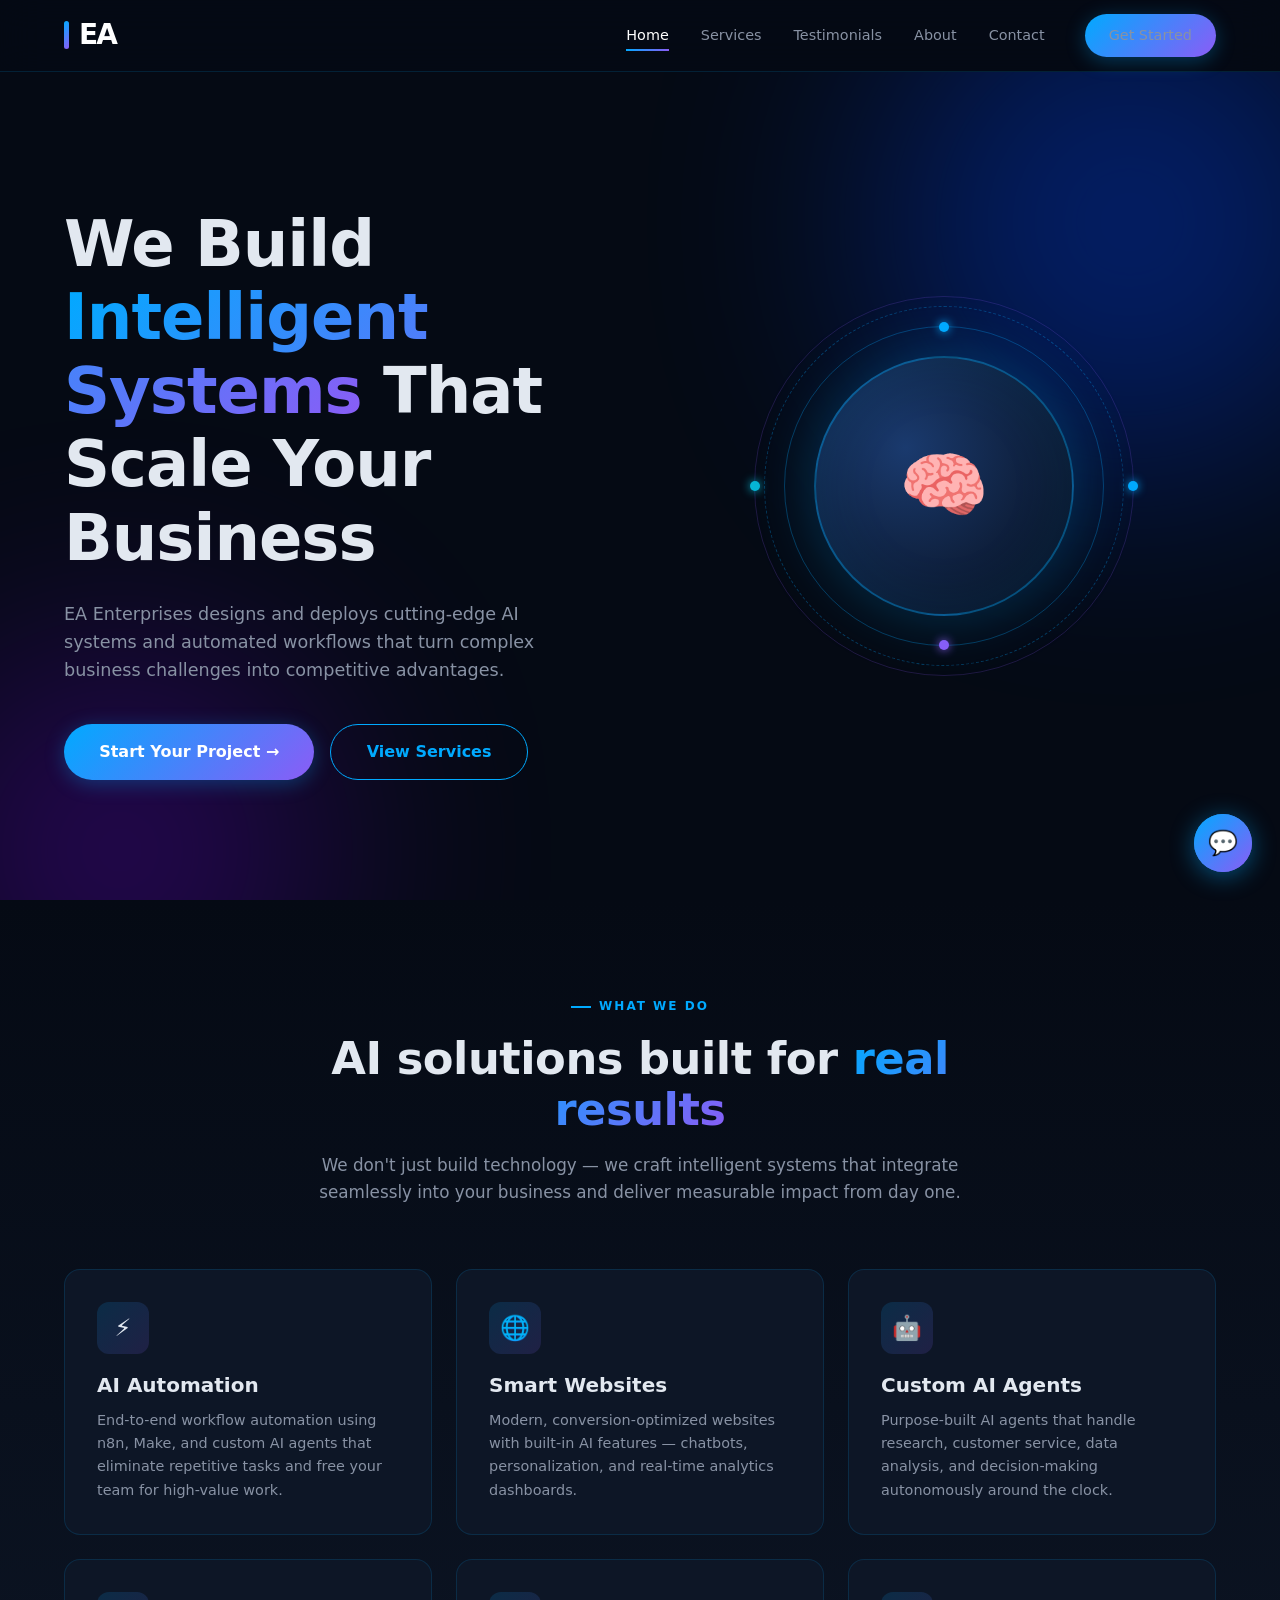
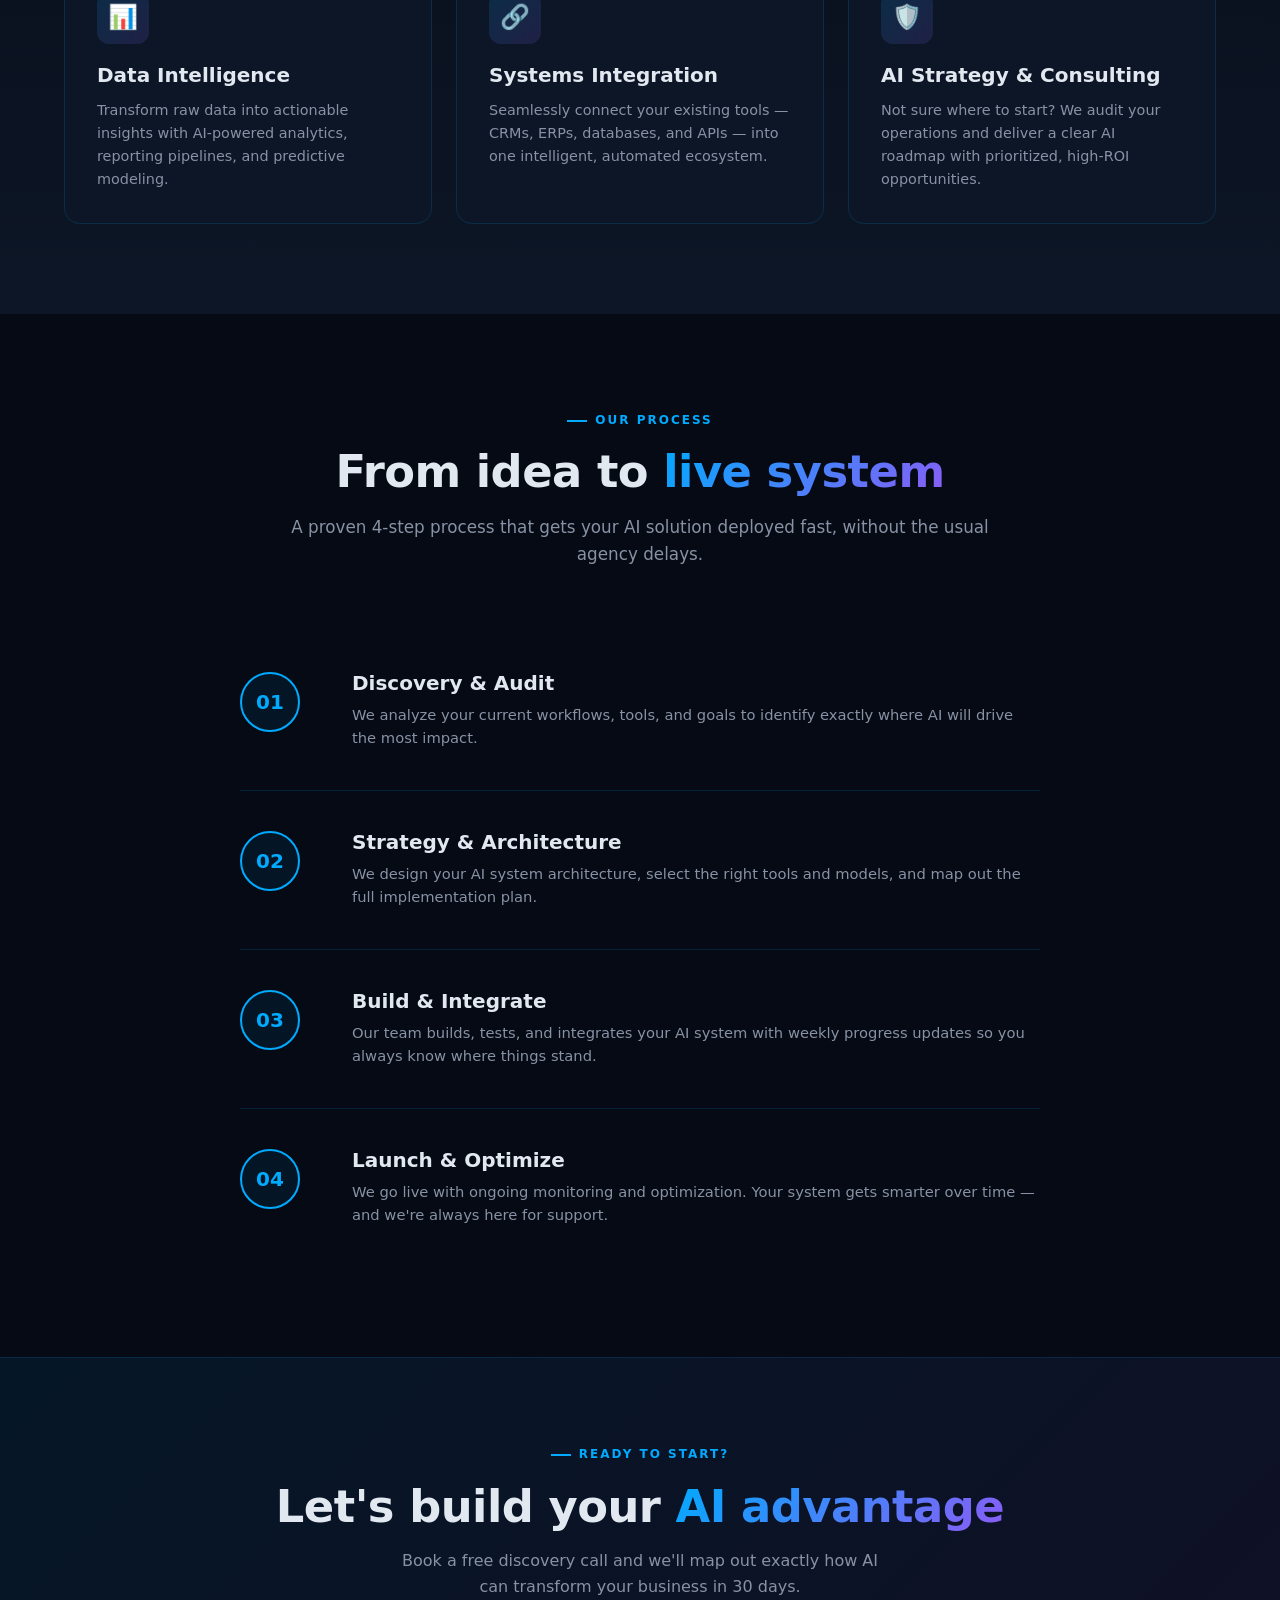
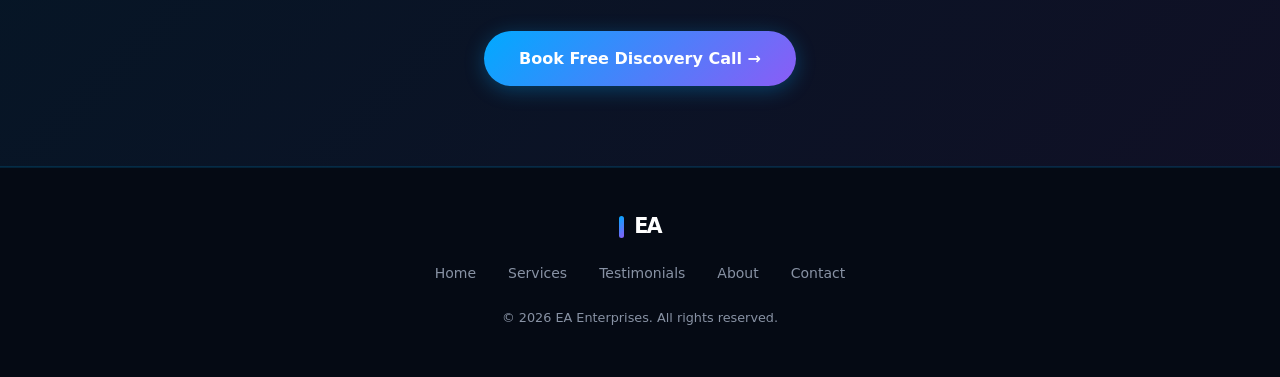
<file: index.html>
<!DOCTYPE html>
<html lang="en">
<head>
  <meta charset="UTF-8" />
  <meta name="viewport" content="width=device-width, initial-scale=1.0" />
  <title>EA Enterprises — AI Agency</title>
  <link rel="stylesheet" href="css/styles.css" />
  <style>
    .hero {
      position: relative;
      min-height: calc(100vh - var(--nav-h));
      display: flex;
      align-items: center;
      padding: 80px 5%;
      overflow: hidden;
    }
    .hero .orb-blue  { top: -100px; right: -100px; }
    .hero .orb-purple { bottom: -150px; left: -80px; }
    .hero-inner {
      max-width: 1200px;
      margin: 0 auto;
      width: 100%;
      display: grid;
      grid-template-columns: 1fr 1fr;
      gap: 4rem;
      align-items: center;
    }
    .hero-content { z-index: 1; }
    .hero-content h1 { margin: 1rem 0 1.5rem; }
    .hero-content p { color: var(--text-muted); font-size: 1.1rem; max-width: 480px; margin-bottom: 2.5rem; }
    .hero-cta { display: flex; gap: 1rem; flex-wrap: wrap; }
    .hero-stats { display: flex; gap: 2.5rem; margin-top: 3.5rem; padding-top: 2rem; border-top: 1px solid var(--border); }
    .stat-num { font-size: 2rem; font-weight: 800; background: var(--gradient); -webkit-background-clip: text; -webkit-text-fill-color: transparent; background-clip: text; }
    .stat-label { font-size: 0.8rem; color: var(--text-muted); margin-top: 2px; }
    .hero-visual { display: flex; justify-content: center; align-items: center; z-index: 1; }
    .ai-globe { position: relative; width: 380px; height: 380px; animation: float 6s ease-in-out infinite; }
    .globe-ring { position: absolute; border-radius: 50%; border: 1px solid rgba(0, 170, 255, 0.3); }
    .globe-core { position: absolute; inset: 60px; border-radius: 50%; background: radial-gradient(circle at 35% 35%, #1a3a6e, #050a14); border: 2px solid rgba(0, 170, 255, 0.4); box-shadow: 0 0 60px rgba(0, 170, 255, 0.25), inset 0 0 60px rgba(0, 170, 255, 0.1); display: flex; align-items: center; justify-content: center; font-size: 4.5rem; }
    .ring-1 { inset: 30px; animation: spin 12s linear infinite; }
    .ring-2 { inset: 10px; animation: spin 18s linear infinite reverse; border-style: dashed; }
    .ring-3 { inset: 0; animation: spin 25s linear infinite; border-color: rgba(139, 92, 246, 0.2); }
    .dot { position: absolute; width: 10px; height: 10px; border-radius: 50%; background: var(--accent-blue); box-shadow: 0 0 10px var(--accent-blue); }
    .dot-1 { top: -5px; left: 50%; transform: translateX(-50%); }
    .dot-2 { bottom: -5px; left: 50%; transform: translateX(-50%); background: var(--accent-purple); box-shadow: 0 0 10px var(--accent-purple); }
    .dot-3 { left: -5px; top: 50%; transform: translateY(-50%); background: var(--accent-cyan); box-shadow: 0 0 10px var(--accent-cyan); }
    .dot-4 { right: -5px; top: 50%; transform: translateY(-50%); }
    @keyframes spin { from { transform: rotate(0deg); } to { transform: rotate(360deg); } }
    .features { position: relative; overflow: hidden; background: linear-gradient(180deg, var(--bg-dark) 0%, var(--bg-card) 100%); }
    .feature-card .card-icon { background: linear-gradient(135deg, rgba(0,170,255,0.15), rgba(139,92,246,0.15)); }
    .feature-card h3 { margin-bottom: 0.75rem; }
    .feature-card p { color: var(--text-muted); font-size: 0.9rem; }
    .process-steps { display: flex; flex-direction: column; gap: 0; max-width: 800px; margin: 0 auto; }
    .step { display: grid; grid-template-columns: 80px 1fr; gap: 2rem; align-items: start; padding: 2.5rem 0; border-bottom: 1px solid var(--border); }
    .step:last-child { border-bottom: none; }
    .step-num { width: 60px; height: 60px; border-radius: 50%; border: 2px solid var(--accent-blue); display: flex; align-items: center; justify-content: center; font-size: 1.25rem; font-weight: 800; color: var(--accent-blue); flex-shrink: 0; background: rgba(0, 170, 255, 0.08); }
    .step-body h3 { margin-bottom: 0.5rem; }
    .step-body p { color: var(--text-muted); font-size: 0.92rem; }
    .cta-band { background: linear-gradient(135deg, rgba(0,170,255,0.08), rgba(139,92,246,0.08)); border-top: 1px solid var(--border); border-bottom: 1px solid var(--border); padding: 80px 5%; text-align: center; }
    .cta-band h2 { margin-bottom: 1rem; }
    .cta-band p { color: var(--text-muted); max-width: 500px; margin: 0 auto 2rem; }
    @media (max-width: 768px) { .hero-inner { grid-template-columns: 1fr; } .hero-visual { display: none; } .hero-stats { gap: 1.5rem; } }
  </style>
</head>
<body>
<nav>
  <div class="nav-inner">
    <a href="index.html" class="nav-logo"><div class="logo-accent"></div>EA</a>
    <div class="nav-links" id="navLinks">
      <a href="index.html" class="active">Home</a>
      <a href="pages/services.html">Services</a>
      <a href="pages/testimonials.html">Testimonials</a>
      <a href="pages/about.html">About</a>
      <a href="pages/contact.html">Contact</a>
      <a href="pages/contact.html" class="btn btn-primary" style="margin-left:0.5rem;">Get Started</a>
    </div>
    <div class="hamburger" onclick="toggleNav()"><span></span><span></span><span></span></div>
  </div>
</nav>

<div class="page-wrapper">
  <section class="hero">
    <div class="orb orb-blue"></div>
    <div class="orb orb-purple"></div>
    <div class="hero-inner">
      <div class="hero-content fade-up">
        <h1>We Build <span class="gradient-text">Intelligent Systems</span> That Scale Your Business</h1>
        <p>EA Enterprises designs and deploys cutting-edge AI systems and automated workflows that turn complex business challenges into competitive advantages.</p>
        <div class="hero-cta">
          <a href="pages/contact.html" class="btn btn-primary btn-lg">Start Your Project →</a>
          <a href="pages/services.html" class="btn btn-outline btn-lg">View Services</a>
        </div>
      </div>
      <div class="hero-visual fade-up fade-up-delay-2">
        <div class="ai-globe">
          <div class="globe-ring ring-3"><div class="dot dot-3"></div><div class="dot dot-4"></div></div>
          <div class="globe-ring ring-2"></div>
          <div class="globe-ring ring-1"><div class="dot dot-1"></div><div class="dot dot-2"></div></div>
          <div class="globe-core">🧠</div>
        </div>
      </div>
    </div>
  </section>

  <section class="features">
    <div class="container">
      <div class="section-header fade-up">
        <div class="section-label">What We Do</div>
        <h2>AI solutions built for <span class="gradient-text">real results</span></h2>
        <p>We don't just build technology — we craft intelligent systems that integrate seamlessly into your business and deliver measurable impact from day one.</p>
      </div>
      <div class="grid-3">
        <div class="card feature-card fade-up fade-up-delay-1"><div class="card-icon">⚡</div><h3>AI Automation</h3><p>End-to-end workflow automation using n8n, Make, and custom AI agents that eliminate repetitive tasks and free your team for high-value work.</p></div>
        <div class="card feature-card fade-up fade-up-delay-2"><div class="card-icon">🌐</div><h3>Smart Websites</h3><p>Modern, conversion-optimized websites with built-in AI features — chatbots, personalization, and real-time analytics dashboards.</p></div>
        <div class="card feature-card fade-up fade-up-delay-3"><div class="card-icon">🤖</div><h3>Custom AI Agents</h3><p>Purpose-built AI agents that handle research, customer service, data analysis, and decision-making autonomously around the clock.</p></div>
        <div class="card feature-card fade-up fade-up-delay-1"><div class="card-icon">📊</div><h3>Data Intelligence</h3><p>Transform raw data into actionable insights with AI-powered analytics, reporting pipelines, and predictive modeling.</p></div>
        <div class="card feature-card fade-up fade-up-delay-2"><div class="card-icon">🔗</div><h3>Systems Integration</h3><p>Seamlessly connect your existing tools — CRMs, ERPs, databases, and APIs — into one intelligent, automated ecosystem.</p></div>
        <div class="card feature-card fade-up fade-up-delay-3"><div class="card-icon">🛡️</div><h3>AI Strategy & Consulting</h3><p>Not sure where to start? We audit your operations and deliver a clear AI roadmap with prioritized, high-ROI opportunities.</p></div>
      </div>
    </div>
  </section>

  <section style="padding: 90px 5%;">
    <div class="container">
      <div class="section-header fade-up">
        <div class="section-label">Our Process</div>
        <h2>From idea to <span class="gradient-text">live system</span></h2>
        <p>A proven 4-step process that gets your AI solution deployed fast, without the usual agency delays.</p>
      </div>
      <div class="process-steps">
        <div class="step fade-up"><div class="step-num">01</div><div class="step-body"><h3>Discovery & Audit</h3><p>We analyze your current workflows, tools, and goals to identify exactly where AI will drive the most impact.</p></div></div>
        <div class="step fade-up fade-up-delay-1"><div class="step-num">02</div><div class="step-body"><h3>Strategy & Architecture</h3><p>We design your AI system architecture, select the right tools and models, and map out the full implementation plan.</p></div></div>
        <div class="step fade-up fade-up-delay-2"><div class="step-num">03</div><div class="step-body"><h3>Build & Integrate</h3><p>Our team builds, tests, and integrates your AI system with weekly progress updates so you always know where things stand.</p></div></div>
        <div class="step fade-up fade-up-delay-3"><div class="step-num">04</div><div class="step-body"><h3>Launch & Optimize</h3><p>We go live with ongoing monitoring and optimization. Your system gets smarter over time — and we're always here for support.</p></div></div>
      </div>
    </div>
  </section>

  <div class="cta-band">
    <div class="container">
      <div class="section-label" style="justify-content:center;">Ready to start?</div>
      <h2>Let's build your <span class="gradient-text">AI advantage</span></h2>
      <p>Book a free discovery call and we'll map out exactly how AI can transform your business in 30 days.</p>
      <a href="pages/contact.html" class="btn btn-primary btn-lg">Book Free Discovery Call →</a>
    </div>
  </div>

  <footer>
    <div class="footer-inner">
      <div class="nav-logo" style="font-size:1.3rem;"><div class="logo-accent" style="height:22px;"></div>EA</div>
      <div class="footer-links">
        <a href="index.html">Home</a>
        <a href="pages/services.html">Services</a>
        <a href="pages/testimonials.html">Testimonials</a>
        <a href="pages/about.html">About</a>
        <a href="pages/contact.html">Contact</a>
      </div>
      <div class="footer-copy">© 2026 EA Enterprises. All rights reserved.</div>
    </div>
  </footer>
</div>
<script src="js/main.js"></script>
<script src="js/chatbot.js"></script>
</body>
</html>
</file>
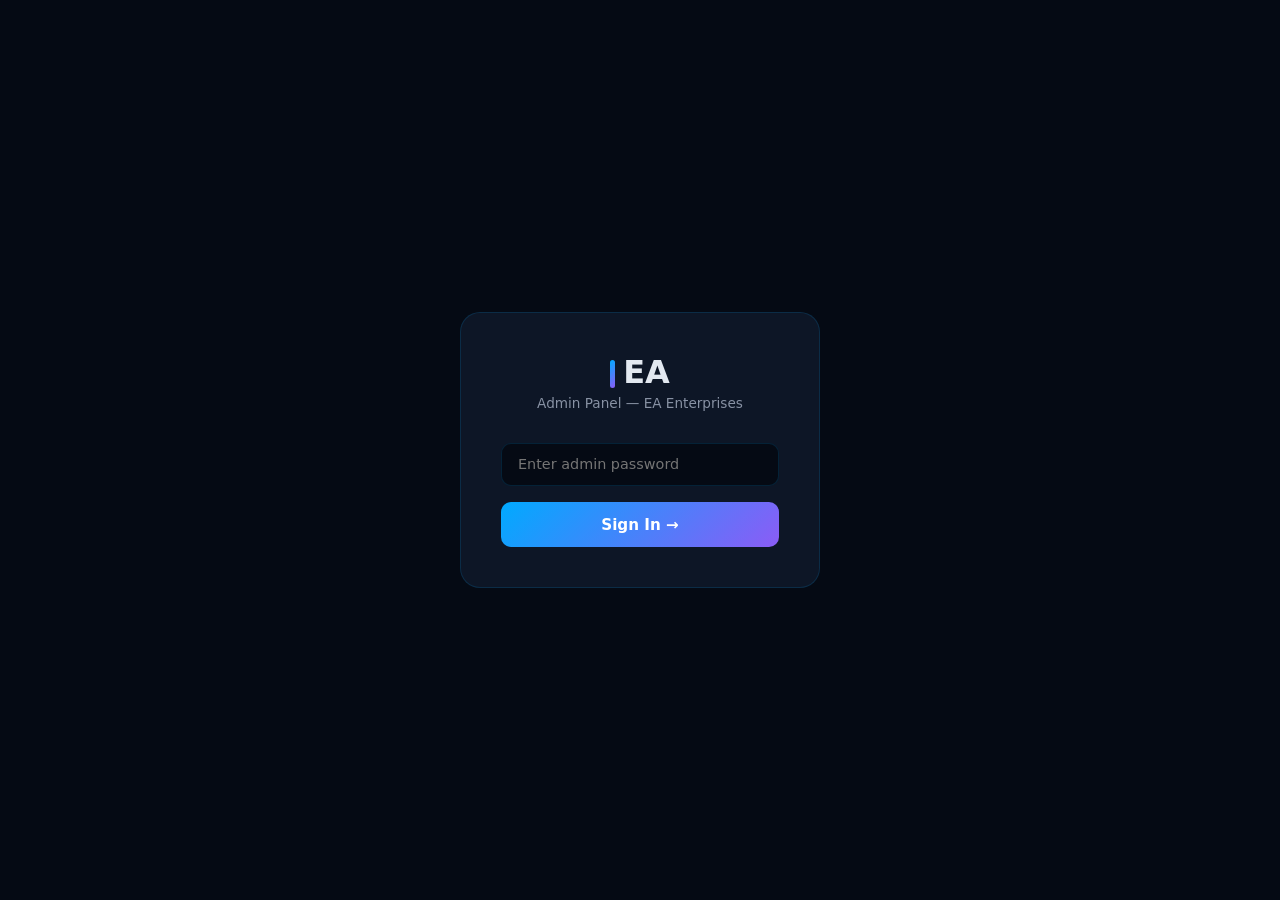
<file: admin/index.html>
<!DOCTYPE html>
<html lang="en">
<head>
  <meta charset="UTF-8" />
  <meta name="viewport" content="width=device-width, initial-scale=1.0" />
  <title>Admin — EA Enterprises</title>
  <style>
    :root {
      --bg: #050a14; --card: #0d1626; --card2: #111d33;
      --blue: #00aaff; --purple: #8b5cf6;
      --text: #e2e8f0; --muted: #8892a4;
      --border: rgba(0,170,255,0.15);
      --grad: linear-gradient(135deg, #00aaff, #8b5cf6);
    }
    * { box-sizing: border-box; margin: 0; padding: 0; }
    body { font-family: 'Inter', system-ui, sans-serif; background: var(--bg); color: var(--text); min-height: 100vh; }

    /* LOGIN */
    #loginScreen {
      min-height: 100vh; display: flex; align-items: center; justify-content: center;
    }
    .login-box {
      background: var(--card); border: 1px solid var(--border); border-radius: 20px;
      padding: 2.5rem; width: 360px; text-align: center;
    }
    .login-logo { font-size: 2rem; font-weight: 900; margin-bottom: 0.25rem; }
    .login-logo span { display: inline-block; width: 5px; height: 28px; background: var(--grad); border-radius: 3px; margin-right: 8px; vertical-align: middle; }
    .login-sub { color: var(--muted); font-size: 0.85rem; margin-bottom: 2rem; }
    .login-box input {
      width: 100%; padding: 0.8rem 1rem; background: var(--bg); border: 1px solid var(--border);
      border-radius: 10px; color: var(--text); font-size: 0.9rem; outline: none; margin-bottom: 1rem;
      font-family: inherit;
    }
    .login-box input:focus { border-color: var(--blue); }
    .login-btn {
      width: 100%; padding: 0.85rem; background: var(--grad); border: none; border-radius: 10px;
      color: white; font-weight: 700; font-size: 0.95rem; cursor: pointer; font-family: inherit;
      transition: opacity 0.2s;
    }
    .login-btn:hover { opacity: 0.9; }
    .login-err { color: #f87171; font-size: 0.8rem; margin-top: 0.75rem; display: none; }

    /* DASHBOARD */
    #dashboard { display: none; }

    header {
      background: rgba(5,10,20,0.9); backdrop-filter: blur(20px);
      border-bottom: 1px solid var(--border); padding: 0 2rem;
      height: 64px; display: flex; align-items: center; justify-content: space-between;
      position: sticky; top: 0; z-index: 100;
    }

    .header-logo { font-size: 1.4rem; font-weight: 900; display: flex; align-items: center; gap: 8px; }
    .header-logo .bar { width: 5px; height: 22px; background: var(--grad); border-radius: 3px; }
    .header-logo small { font-size: 0.7rem; color: var(--muted); font-weight: 400; margin-left: 4px; }

    .header-right { display: flex; align-items: center; gap: 1rem; }
    .logout-btn {
      padding: 0.4rem 1rem; background: transparent; border: 1px solid var(--border);
      border-radius: 8px; color: var(--muted); font-size: 0.8rem; cursor: pointer; font-family: inherit;
      transition: all 0.2s;
    }
    .logout-btn:hover { border-color: #f87171; color: #f87171; }

    main { padding: 2rem; max-width: 1300px; margin: 0 auto; }

    /* STATS BAR */
    .stats-bar { display: grid; grid-template-columns: repeat(4, 1fr); gap: 1rem; margin-bottom: 2rem; }
    .stat-card {
      background: var(--card); border: 1px solid var(--border); border-radius: 14px; padding: 1.25rem 1.5rem;
    }
    .stat-card .label { font-size: 0.75rem; color: var(--muted); margin-bottom: 0.5rem; text-transform: uppercase; letter-spacing: 0.5px; }
    .stat-card .value { font-size: 2rem; font-weight: 800; background: var(--grad); -webkit-background-clip: text; -webkit-text-fill-color: transparent; background-clip: text; }

    /* TABS */
    .tabs { display: flex; gap: 0.5rem; margin-bottom: 1.5rem; }
    .tab {
      padding: 0.5rem 1.25rem; border-radius: 8px; border: 1px solid var(--border);
      background: transparent; color: var(--muted); font-size: 0.875rem; cursor: pointer;
      font-family: inherit; transition: all 0.2s;
    }
    .tab.active { background: var(--grad); border-color: transparent; color: white; font-weight: 600; }

    /* TABLE */
    .table-wrap { background: var(--card); border: 1px solid var(--border); border-radius: 16px; overflow: hidden; }
    table { width: 100%; border-collapse: collapse; }
    thead tr { background: var(--card2); }
    th { padding: 0.9rem 1rem; text-align: left; font-size: 0.75rem; color: var(--muted); text-transform: uppercase; letter-spacing: 0.5px; font-weight: 600; }
    td { padding: 0.9rem 1rem; font-size: 0.85rem; border-top: 1px solid var(--border); vertical-align: top; }
    tr:hover td { background: rgba(0,170,255,0.03); }

    .status-badge {
      display: inline-block; padding: 0.2rem 0.65rem; border-radius: 50px;
      font-size: 0.72rem; font-weight: 600;
    }
    .status-new        { background: rgba(0,170,255,0.12); color: var(--blue); }
    .status-contacted  { background: rgba(139,92,246,0.12); color: var(--purple); }
    .status-qualified  { background: rgba(16,185,129,0.12); color: #10b981; }
    .status-closed     { background: rgba(251,191,36,0.12); color: #fbbf24; }

    .stars-sm { color: #f59e0b; font-size: 0.8rem; }

    select.status-select {
      background: var(--card2); border: 1px solid var(--border); border-radius: 6px;
      color: var(--text); font-size: 0.78rem; padding: 0.25rem 0.5rem; cursor: pointer;
      font-family: inherit; outline: none;
    }

    .approve-btn {
      padding: 0.25rem 0.7rem; border-radius: 6px; font-size: 0.75rem; cursor: pointer;
      font-family: inherit; border: 1px solid; transition: all 0.2s;
    }
    .approve-btn.yes  { background: rgba(16,185,129,0.1); color: #10b981; border-color: rgba(16,185,129,0.3); }
    .approve-btn.no   { background: rgba(248,113,113,0.1); color: #f87171; border-color: rgba(248,113,113,0.3); }

    .empty { text-align: center; padding: 3rem; color: var(--muted); font-size: 0.9rem; }

    .source-chip {
      display: inline-block; padding: 0.15rem 0.5rem; border-radius: 50px;
      font-size: 0.68rem; font-weight: 600;
      background: rgba(139,92,246,0.12); color: var(--purple);
    }
    .source-chat { background: rgba(0,170,255,0.12); color: var(--blue); }

    .msg-cell { max-width: 220px; color: var(--muted); font-size: 0.8rem; line-height: 1.5; }

    @media (max-width: 900px) { .stats-bar { grid-template-columns: repeat(2, 1fr); } }
    @media (max-width: 600px) { .stats-bar { grid-template-columns: 1fr; } main { padding: 1rem; } }
  </style>
</head>
<body>

<!-- LOGIN -->
<div id="loginScreen">
  <div class="login-box">
    <div class="login-logo"><span></span>EA</div>
    <div class="login-sub">Admin Panel — EA Enterprises</div>
    <input type="password" id="passInput" placeholder="Enter admin password" onkeydown="if(event.key==='Enter')login()" />
    <button class="login-btn" onclick="login()">Sign In →</button>
    <div class="login-err" id="loginErr">Incorrect password. Try again.</div>
  </div>
</div>

<!-- DASHBOARD -->
<div id="dashboard">
  <header>
    <div class="header-logo">
      <div class="bar"></div>EA
      <small>Admin Panel</small>
    </div>
    <div class="header-right">
      <span id="lastRefresh" style="font-size:0.75rem;color:var(--muted);"></span>
      <button class="logout-btn" onclick="logout()">Sign Out</button>
    </div>
  </header>

  <main>
    <!-- Stats -->
    <div class="stats-bar">
      <div class="stat-card"><div class="label">Total Leads</div><div class="value" id="statTotal">—</div></div>
      <div class="stat-card"><div class="label">New Leads</div><div class="value" id="statNew">—</div></div>
      <div class="stat-card"><div class="label">Reviews</div><div class="value" id="statReviews">—</div></div>
      <div class="stat-card"><div class="label">Pending Approval</div><div class="value" id="statPending">—</div></div>
    </div>

    <!-- Tabs -->
    <div class="tabs">
      <button class="tab active" onclick="showTab('leads', this)">📋 Leads</button>
      <button class="tab" onclick="showTab('reviews', this)">⭐ Reviews</button>
    </div>

    <!-- Leads Table -->
    <div id="tab-leads" class="table-wrap">
      <table>
        <thead>
          <tr>
            <th>Date</th><th>Name</th><th>Email</th><th>Company</th>
            <th>Service</th><th>Budget</th><th>Source</th><th>Message</th><th>Status</th>
          </tr>
        </thead>
        <tbody id="leadsBody"><tr><td colspan="9" class="empty">Loading...</td></tr></tbody>
      </table>
    </div>

    <!-- Reviews Table -->
    <div id="tab-reviews" class="table-wrap" style="display:none;">
      <table>
        <thead>
          <tr><th>Date</th><th>Name</th><th>Role</th><th>Service</th><th>Rating</th><th>Review</th><th>Approved</th></tr>
        </thead>
        <tbody id="reviewsBody"><tr><td colspan="7" class="empty">Loading...</td></tr></tbody>
      </table>
    </div>
  </main>
</div>

<script>
  const API = 'https://ea-agency-backend.onrender.com/api/admin';

  async function login() {
    const p = document.getElementById('passInput').value;
    if (!p) return;
    try {
      const res = await fetch('https://ea-agency-backend.onrender.com/api/admin/login', {
        method: 'POST',
        headers: { 'Content-Type': 'application/json' },
        body: JSON.stringify({ password: p }),
      });
      if (res.status === 401) {
        document.getElementById('loginErr').textContent = 'Incorrect password. Try again.';
        document.getElementById('loginErr').style.display = 'block';
        return;
      }
      const { token } = await res.json();
      sessionStorage.setItem('ea_admin_token', token);
      loadAll();
    } catch {
      document.getElementById('loginErr').textContent = 'Could not reach server.';
      document.getElementById('loginErr').style.display = 'block';
    }
  }

  function logout() {
    sessionStorage.removeItem('ea_admin_token');
    document.getElementById('dashboard').style.display = 'none';
    document.getElementById('loginScreen').style.display = 'flex';
    document.getElementById('passInput').value = '';
  }

  function authHeaders() {
    return {
      'Authorization': 'Bearer ' + sessionStorage.getItem('ea_admin_token'),
    };
  }

  function showTab(tab, btn) {
    document.getElementById('tab-leads').style.display   = tab === 'leads'   ? '' : 'none';
    document.getElementById('tab-reviews').style.display = tab === 'reviews' ? '' : 'none';
    document.querySelectorAll('.tab').forEach(t => t.classList.remove('active'));
    btn.classList.add('active');
  }

  function fmt(date) {
    return new Date(date).toLocaleDateString('en-US', { month:'short', day:'numeric', year:'numeric' });
  }

  async function loadAll() {
    try {
      const [lRes, rRes] = await Promise.all([
        fetch(`${API}/leads`,   { headers: authHeaders() }),
        fetch(`${API}/reviews`, { headers: authHeaders() }),
      ]);

      if (lRes.status === 401) { logout(); return; }

      if (!lRes.ok || !rRes.ok) {
        const err = await (lRes.ok ? rRes : lRes).json().catch(() => ({}));
        alert('Backend error: ' + (err.error || lRes.status));
        return;
      }

      const leads   = await lRes.json();
      const reviews = await rRes.json();

      document.getElementById('loginErr').style.display = 'none';
      document.getElementById('loginScreen').style.display  = 'none';
      document.getElementById('dashboard').style.display    = 'block';
      document.getElementById('lastRefresh').textContent    = 'Updated ' + new Date().toLocaleTimeString();

      // Stats
      document.getElementById('statTotal').textContent   = leads.length;
      document.getElementById('statNew').textContent     = leads.filter(l => l.status === 'new').length;
      document.getElementById('statReviews').textContent = reviews.length;
      document.getElementById('statPending').textContent = reviews.filter(r => !r.approved).length;

      // Leads table
      const lb = document.getElementById('leadsBody');
      lb.innerHTML = leads.length ? leads.map(l => `
        <tr>
          <td style="white-space:nowrap;">${fmt(l.created_at)}</td>
          <td><b>${l.first_name} ${l.last_name}</b></td>
          <td style="color:var(--blue);">${l.email}</td>
          <td>${l.company || '—'}</td>
          <td>${l.service || '—'}</td>
          <td>${l.budget || '—'}</td>
          <td><span class="source-chip ${l.source === 'chat' ? 'source-chat' : ''}">${l.source || 'form'}</span></td>
          <td class="msg-cell">${(l.message || '').slice(0, 80)}${l.message?.length > 80 ? '…' : ''}</td>
          <td>
            <select class="status-select" onchange="updateLead('${l.id}', this.value)">
              ${['new','contacted','qualified','closed'].map(s =>
                `<option value="${s}" ${l.status===s?'selected':''}>${s}</option>`
              ).join('')}
            </select>
          </td>
        </tr>`).join('') : `<tr><td colspan="9" class="empty">No leads yet. They'll appear here when someone fills out a form or chats.</td></tr>`;

      // Reviews table
      const rb = document.getElementById('reviewsBody');
      rb.innerHTML = reviews.length ? reviews.map(r => `
        <tr>
          <td style="white-space:nowrap;">${fmt(r.created_at)}</td>
          <td><b>${r.name}</b></td>
          <td style="color:var(--muted);">${r.role || '—'}</td>
          <td>${r.service || '—'}</td>
          <td class="stars-sm">${'★'.repeat(r.rating || 5)}</td>
          <td class="msg-cell">${r.message}</td>
          <td>
            <button class="approve-btn ${r.approved ? 'no' : 'yes'}"
              onclick="approveReview('${r.id}', ${!r.approved})">
              ${r.approved ? '✓ Approved' : 'Approve'}
            </button>
          </td>
        </tr>`).join('') : `<tr><td colspan="7" class="empty">No reviews yet.</td></tr>`;

    } catch (err) {
      alert('Could not connect to backend. Make sure server.js is running.');
    }
  }

  async function updateLead(id, status) {
    await fetch(`${API}/leads/${id}`, {
      method: 'PATCH',
      headers: { 'Content-Type': 'application/json', ...authHeaders() },
      body: JSON.stringify({ status }),
    });
  }

  async function approveReview(id, approved) {
    await fetch(`${API}/reviews/${id}`, {
      method: 'PATCH',
      headers: { 'Content-Type': 'application/json', ...authHeaders() },
      body: JSON.stringify({ approved }),
    });
    loadAll();
  }

  // Auto-refresh every 60 seconds when logged in
  setInterval(() => { if (sessionStorage.getItem('ea_admin_token')) loadAll(); }, 60000);
</script>
</body>
</html>
</file>
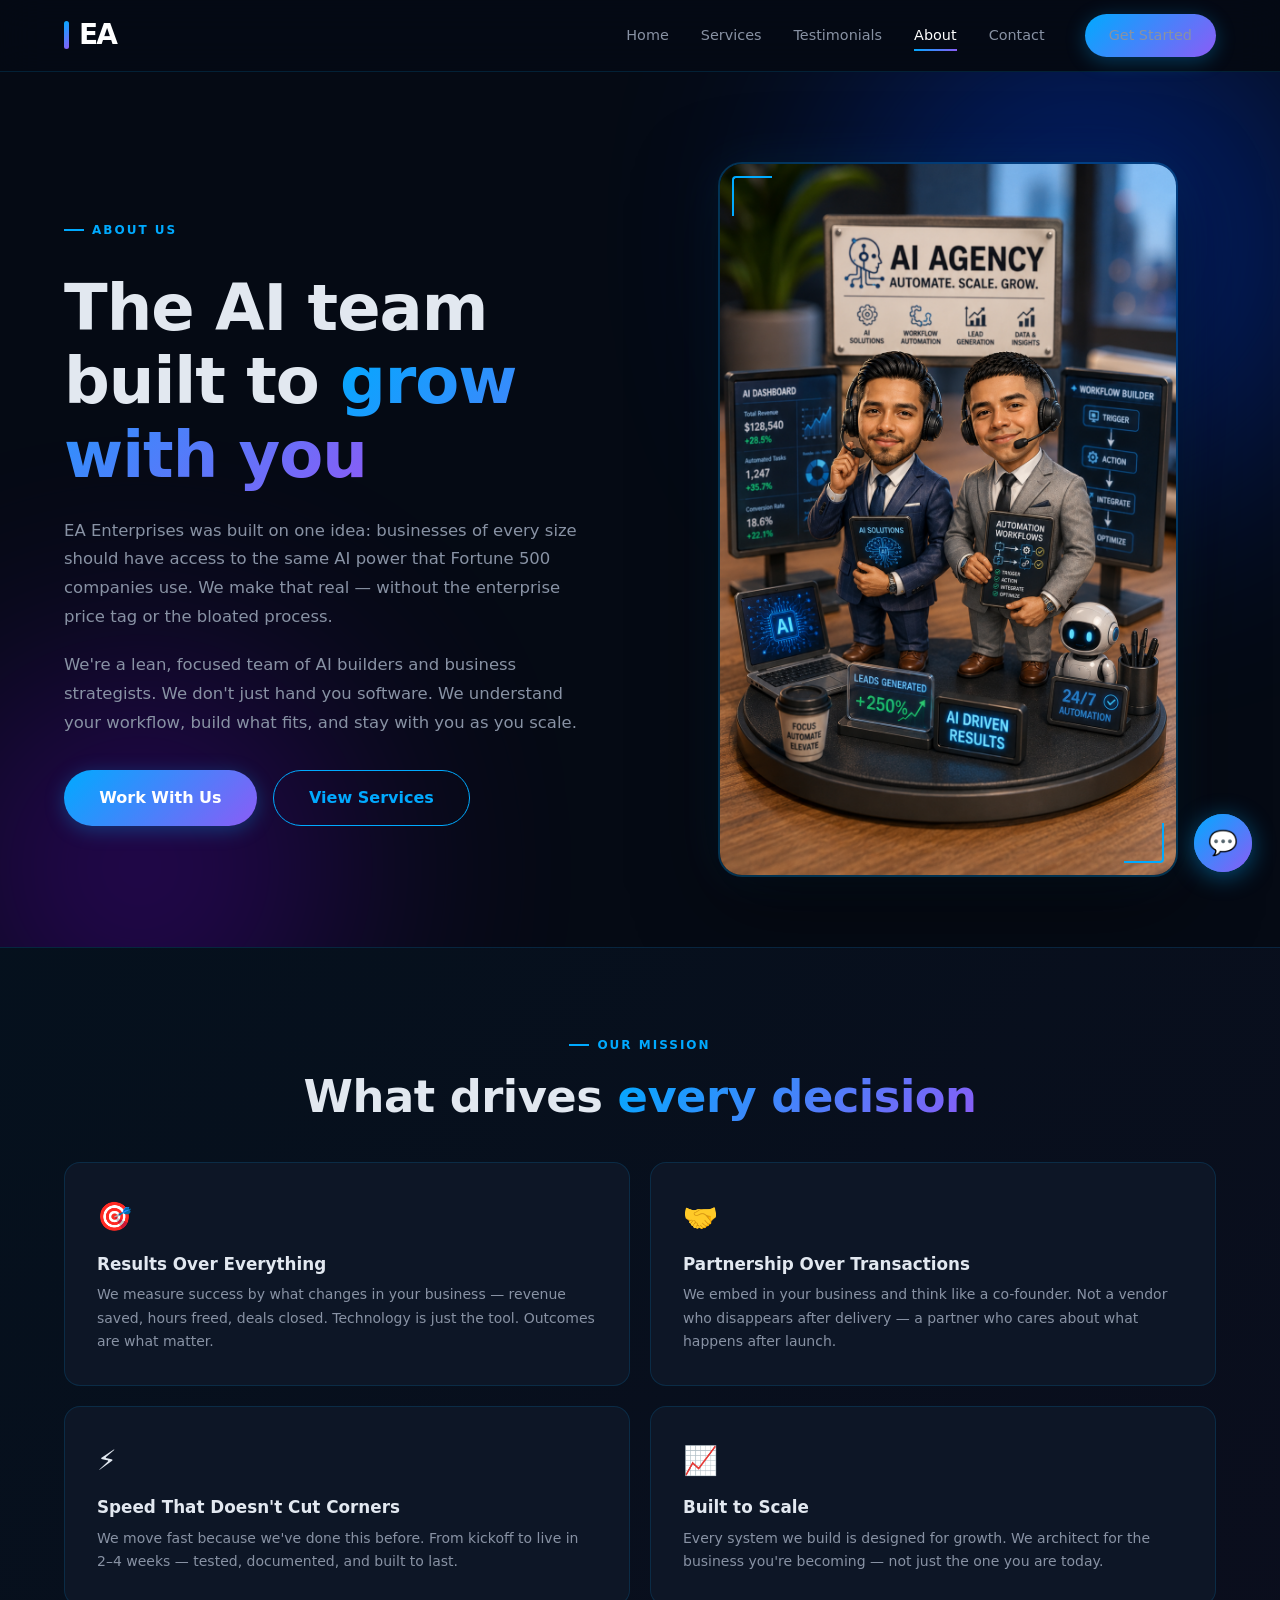
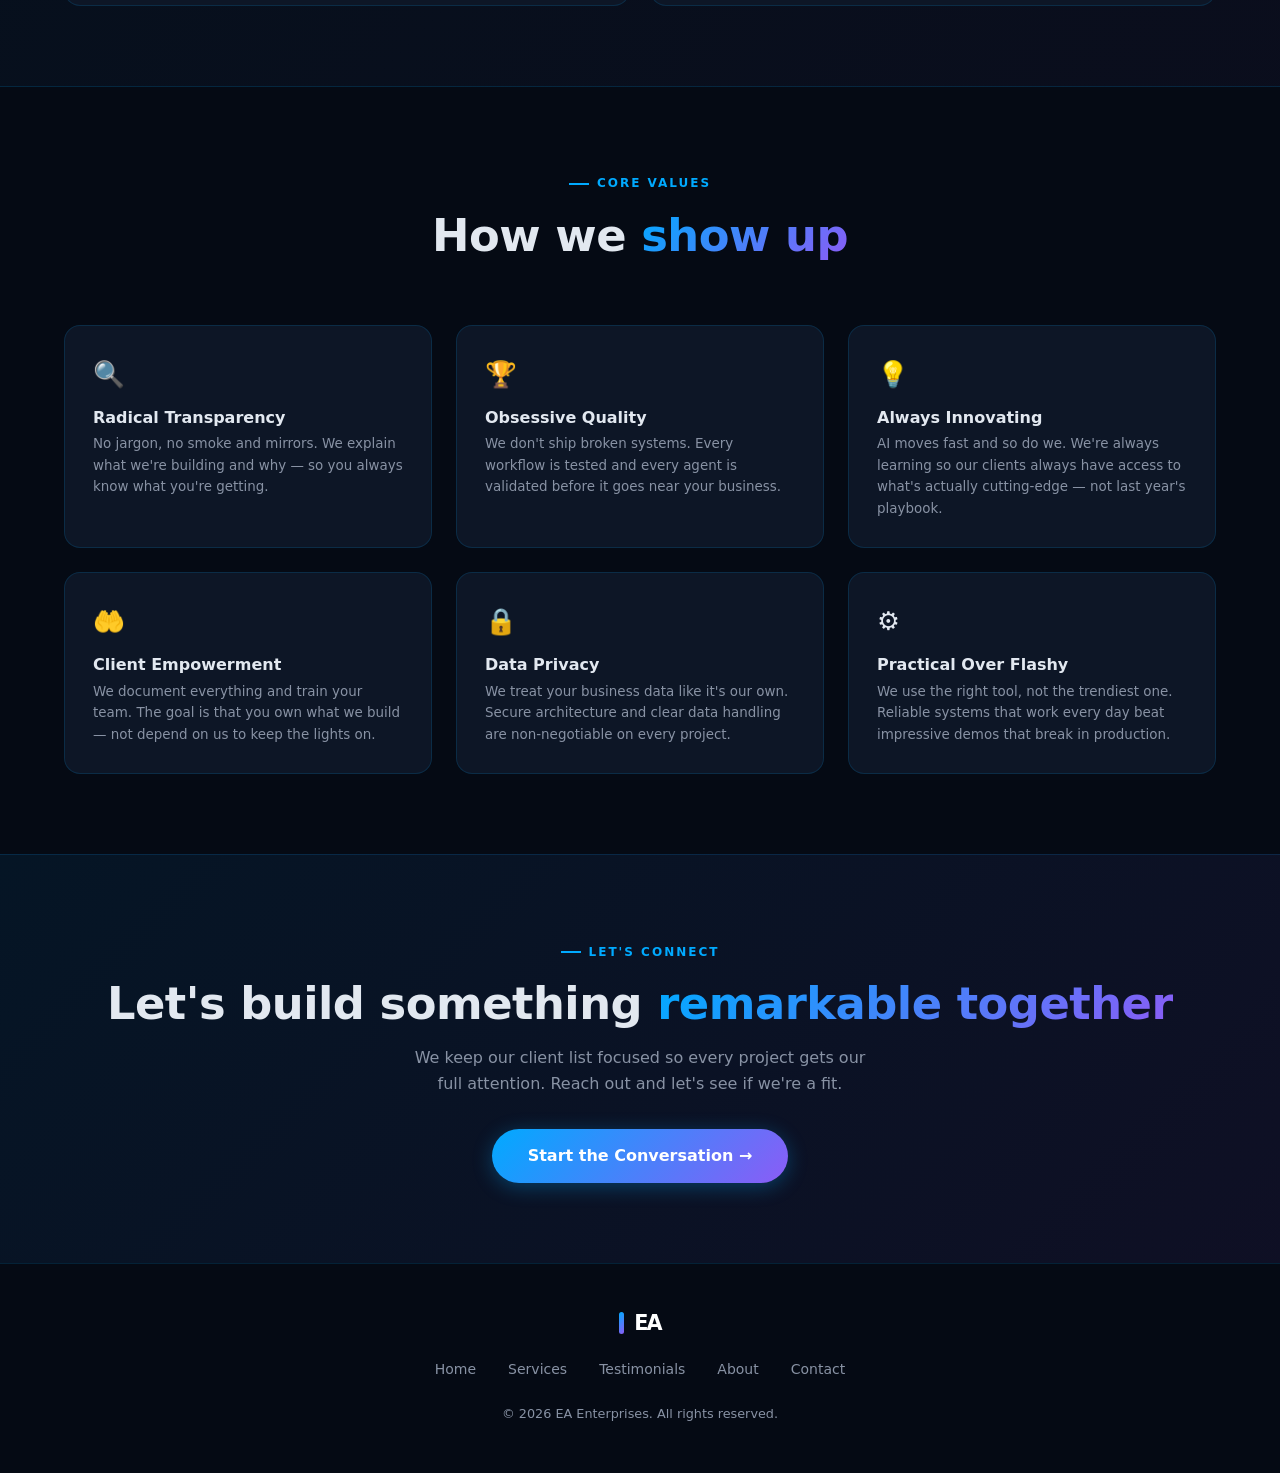
<file: pages/about.html>
<!DOCTYPE html>
<html lang="en">
<head>
  <meta charset="UTF-8" />
  <meta name="viewport" content="width=device-width, initial-scale=1.0" />
  <title>About — EA Enterprises AI Agency</title>
  <link rel="stylesheet" href="../css/styles.css" />
  <style>
    /* ── HERO ── */
    .about-hero {
      padding: 90px 5% 70px;
      position: relative;
      overflow: hidden;
    }
    .about-hero .orb-blue   { top: -80px; right: -60px; }
    .about-hero .orb-purple { bottom: -120px; left: -60px; }

    .about-hero-inner {
      max-width: 1200px;
      margin: 0 auto;
      display: grid;
      grid-template-columns: 1fr 1fr;
      gap: 5rem;
      align-items: center;
    }

    .about-text { position: relative; z-index: 1; }
    .about-text h1 { margin: 1rem 0 1.5rem; }
    .about-text p  { color: var(--text-muted); font-size: 1.03rem; margin-bottom: 1.2rem; line-height: 1.75; }

    /* ── TEAM IMAGE ── */
    .about-image-wrap {
      position: relative;
      z-index: 1;
      display: flex;
      justify-content: center;
    }

    .team-img-frame {
      position: relative;
      border-radius: 24px;
      overflow: hidden;
      border: 2px solid rgba(0,170,255,0.25);
      box-shadow: 0 24px 80px rgba(0,0,0,0.5), 0 0 50px rgba(0,170,255,0.1);
      max-width: 460px;
      width: 100%;
    }

    .team-img-frame img {
      width: 100%;
      height: auto;
      display: block;
      object-fit: cover;
    }

    /* Corner accent lines */
    .team-img-frame::before,
    .team-img-frame::after {
      content: '';
      position: absolute;
      width: 40px; height: 40px;
      border-color: var(--accent-blue);
      border-style: solid;
      z-index: 2;
    }
    .team-img-frame::before { top: 12px; left: 12px; border-width: 2px 0 0 2px; border-radius: 4px 0 0 0; }
    .team-img-frame::after  { bottom: 12px; right: 12px; border-width: 0 2px 2px 0; border-radius: 0 0 4px 0; }

    /* ── MISSION ── */
    .mission-section {
      background: linear-gradient(135deg, rgba(0,170,255,0.04), rgba(139,92,246,0.04));
      border-top: 1px solid var(--border);
      border-bottom: 1px solid var(--border);
      padding: 80px 5%;
    }

    .mission-grid {
      max-width: 1200px;
      margin: 0 auto;
      display: grid;
      grid-template-columns: 1fr 1fr;
      gap: 1.25rem;
    }

    .mission-card {
      background: var(--bg-card);
      border: 1px solid var(--border);
      border-radius: var(--radius);
      padding: 2rem;
      transition: border-color 0.3s, transform 0.3s;
    }

    .mission-card:hover {
      border-color: rgba(0,170,255,0.3);
      transform: translateY(-3px);
    }

    .mission-card .m-icon { font-size: 1.75rem; margin-bottom: 0.9rem; display: block; }
    .mission-card h3 { margin-bottom: 0.6rem; font-size: 1.05rem; }
    .mission-card p  { color: var(--text-muted); font-size: 0.875rem; line-height: 1.65; }

    /* ── VALUES ── */
    .value-card {
      background: var(--bg-card);
      border: 1px solid var(--border);
      border-radius: var(--radius);
      padding: 1.75rem;
      transition: border-color 0.3s, transform 0.3s;
    }
    .value-card:hover { border-color: rgba(0,170,255,0.3); transform: translateY(-3px); }
    .value-card .v-icon { font-size: 1.6rem; margin-bottom: 0.85rem; display: block; }
    .value-card h3 { font-size: 1rem; margin-bottom: 0.4rem; }
    .value-card p  { color: var(--text-muted); font-size: 0.84rem; line-height: 1.6; }

    /* ── CTA ── */
    .cta-band {
      background: linear-gradient(135deg, rgba(0,170,255,0.07), rgba(139,92,246,0.07));
      border-top: 1px solid var(--border);
      padding: 80px 5%;
      text-align: center;
    }
    .cta-band h2 { margin-bottom: 1rem; }
    .cta-band p  { color: var(--text-muted); max-width: 460px; margin: 0 auto 2rem; }

    @media (max-width: 900px) {
      .about-hero-inner { grid-template-columns: 1fr; }
      .about-image-wrap { order: -1; }
      .team-img-frame { max-width: 100%; }
      .mission-grid { grid-template-columns: 1fr; }
    }
  </style>
</head>
<body>

<nav>
  <div class="nav-inner">
    <a href="../index.html" class="nav-logo"><div class="logo-accent"></div>EA</a>
    <div class="nav-links" id="navLinks">
      <a href="../index.html">Home</a>
      <a href="services.html">Services</a>
      <a href="testimonials.html">Testimonials</a>
      <a href="about.html" class="active">About</a>
      <a href="contact.html">Contact</a>
      <a href="contact.html" class="btn btn-primary" style="margin-left:0.5rem;">Get Started</a>
    </div>
    <div class="hamburger" onclick="toggleNav()"><span></span><span></span><span></span></div>
  </div>
</nav>

<div class="page-wrapper">

  <!-- HERO -->
  <section class="about-hero">
    <div class="orb orb-blue"></div>
    <div class="orb orb-purple"></div>
    <div class="about-hero-inner">

      <div class="about-text fade-up">
        <div class="section-label">About Us</div>
        <h1>The AI team built to <span class="gradient-text">grow with you</span></h1>
        <p>EA Enterprises was built on one idea: businesses of every size should have access to the same AI power that Fortune 500 companies use. We make that real — without the enterprise price tag or the bloated process.</p>
        <p>We're a lean, focused team of AI builders and business strategists. We don't just hand you software. We understand your workflow, build what fits, and stay with you as you scale.</p>
        <div style="display:flex; gap:1rem; flex-wrap:wrap; margin-top:2rem;">
          <a href="contact.html" class="btn btn-primary btn-lg">Work With Us</a>
          <a href="services.html" class="btn btn-outline btn-lg">View Services</a>
        </div>
      </div>

      <div class="about-image-wrap fade-up fade-up-delay-2">
        <div class="team-img-frame">
          <img
            src="../images/team.jpg"
            alt="EA Enterprises Team"
            onerror="this.parentElement.style.minHeight='420px';this.style.display='none';"
          />
        </div>
      </div>

    </div>
  </section>

  <!-- MISSION -->
  <section class="mission-section">
    <div style="max-width:1200px; margin:0 auto;">
      <div class="section-header fade-up" style="margin-bottom:2.5rem;">
        <div class="section-label">Our Mission</div>
        <h2>What drives <span class="gradient-text">every decision</span></h2>
      </div>
      <div class="mission-grid">
        <div class="mission-card fade-up">
          <span class="m-icon">🎯</span>
          <h3>Results Over Everything</h3>
          <p>We measure success by what changes in your business — revenue saved, hours freed, deals closed. Technology is just the tool. Outcomes are what matter.</p>
        </div>
        <div class="mission-card fade-up fade-up-delay-1">
          <span class="m-icon">🤝</span>
          <h3>Partnership Over Transactions</h3>
          <p>We embed in your business and think like a co-founder. Not a vendor who disappears after delivery — a partner who cares about what happens after launch.</p>
        </div>
        <div class="mission-card fade-up fade-up-delay-2">
          <span class="m-icon">⚡</span>
          <h3>Speed That Doesn't Cut Corners</h3>
          <p>We move fast because we've done this before. From kickoff to live in 2–4 weeks — tested, documented, and built to last.</p>
        </div>
        <div class="mission-card fade-up fade-up-delay-3">
          <span class="m-icon">📈</span>
          <h3>Built to Scale</h3>
          <p>Every system we build is designed for growth. We architect for the business you're becoming — not just the one you are today.</p>
        </div>
      </div>
    </div>
  </section>

  <!-- VALUES -->
  <section style="padding: 80px 5%;">
    <div class="container">
      <div class="section-header fade-up">
        <div class="section-label">Core Values</div>
        <h2>How we <span class="gradient-text">show up</span></h2>
      </div>
      <div class="grid-3">
        <div class="value-card fade-up">
          <span class="v-icon">🔍</span>
          <h3>Radical Transparency</h3>
          <p>No jargon, no smoke and mirrors. We explain what we're building and why — so you always know what you're getting.</p>
        </div>
        <div class="value-card fade-up fade-up-delay-1">
          <span class="v-icon">🏆</span>
          <h3>Obsessive Quality</h3>
          <p>We don't ship broken systems. Every workflow is tested and every agent is validated before it goes near your business.</p>
        </div>
        <div class="value-card fade-up fade-up-delay-2">
          <span class="v-icon">💡</span>
          <h3>Always Innovating</h3>
          <p>AI moves fast and so do we. We're always learning so our clients always have access to what's actually cutting-edge — not last year's playbook.</p>
        </div>
        <div class="value-card fade-up">
          <span class="v-icon">🤲</span>
          <h3>Client Empowerment</h3>
          <p>We document everything and train your team. The goal is that you own what we build — not depend on us to keep the lights on.</p>
        </div>
        <div class="value-card fade-up fade-up-delay-1">
          <span class="v-icon">🔒</span>
          <h3>Data Privacy</h3>
          <p>We treat your business data like it's our own. Secure architecture and clear data handling are non-negotiable on every project.</p>
        </div>
        <div class="value-card fade-up fade-up-delay-2">
          <span class="v-icon">⚙️</span>
          <h3>Practical Over Flashy</h3>
          <p>We use the right tool, not the trendiest one. Reliable systems that work every day beat impressive demos that break in production.</p>
        </div>
      </div>
    </div>
  </section>

  <!-- CTA -->
  <div class="cta-band">
    <div class="container">
      <div class="section-label" style="justify-content:center;">Let's connect</div>
      <h2>Let's build something <span class="gradient-text">remarkable together</span></h2>
      <p>We keep our client list focused so every project gets our full attention. Reach out and let's see if we're a fit.</p>
      <a href="contact.html" class="btn btn-primary btn-lg">Start the Conversation →</a>
    </div>
  </div>

  <footer>
    <div class="footer-inner">
      <div class="nav-logo" style="font-size:1.3rem;"><div class="logo-accent" style="height:22px;"></div>EA</div>
      <div class="footer-links">
        <a href="../index.html">Home</a>
        <a href="services.html">Services</a>
        <a href="testimonials.html">Testimonials</a>
        <a href="about.html">About</a>
        <a href="contact.html">Contact</a>
      </div>
      <div class="footer-copy">© 2026 EA Enterprises. All rights reserved.</div>
    </div>
  </footer>

</div>
<script src="../js/main.js"></script>
<script src="../js/chatbot.js"></script>
</body>
</html>
</file>
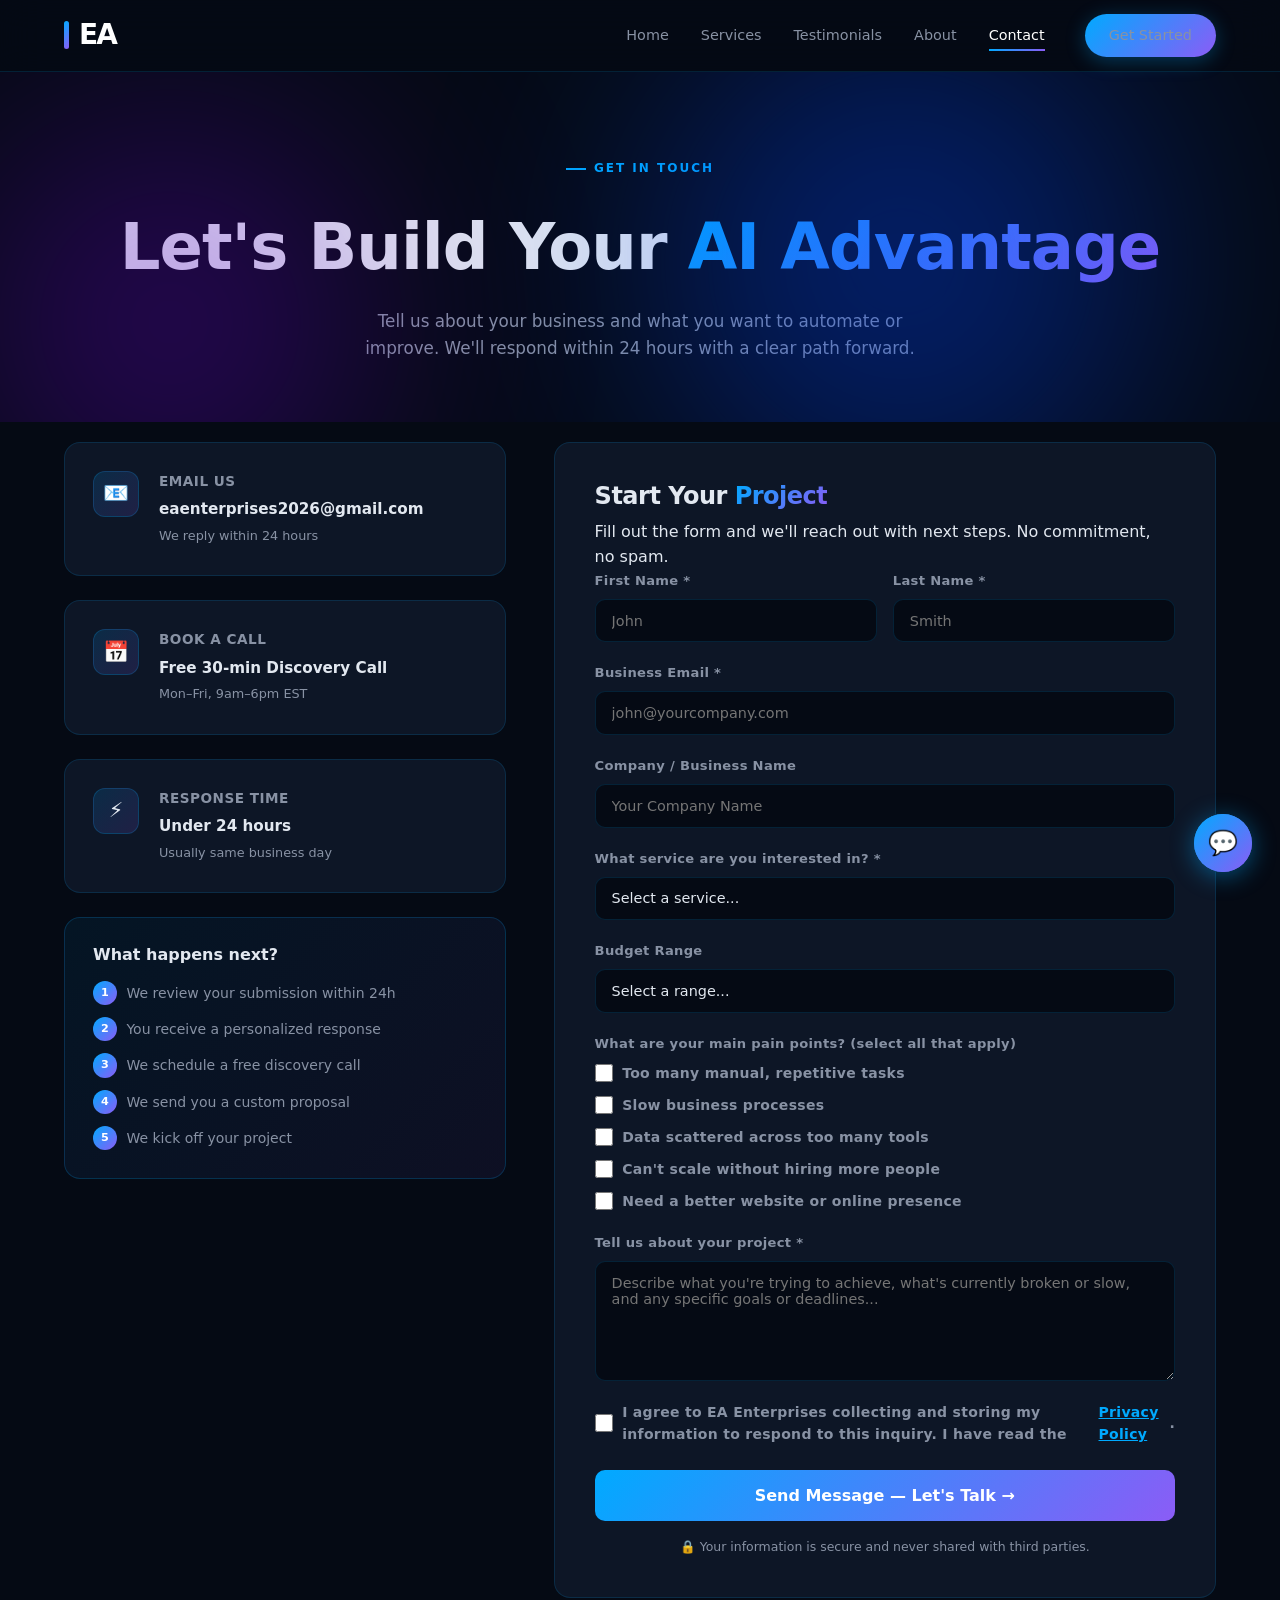
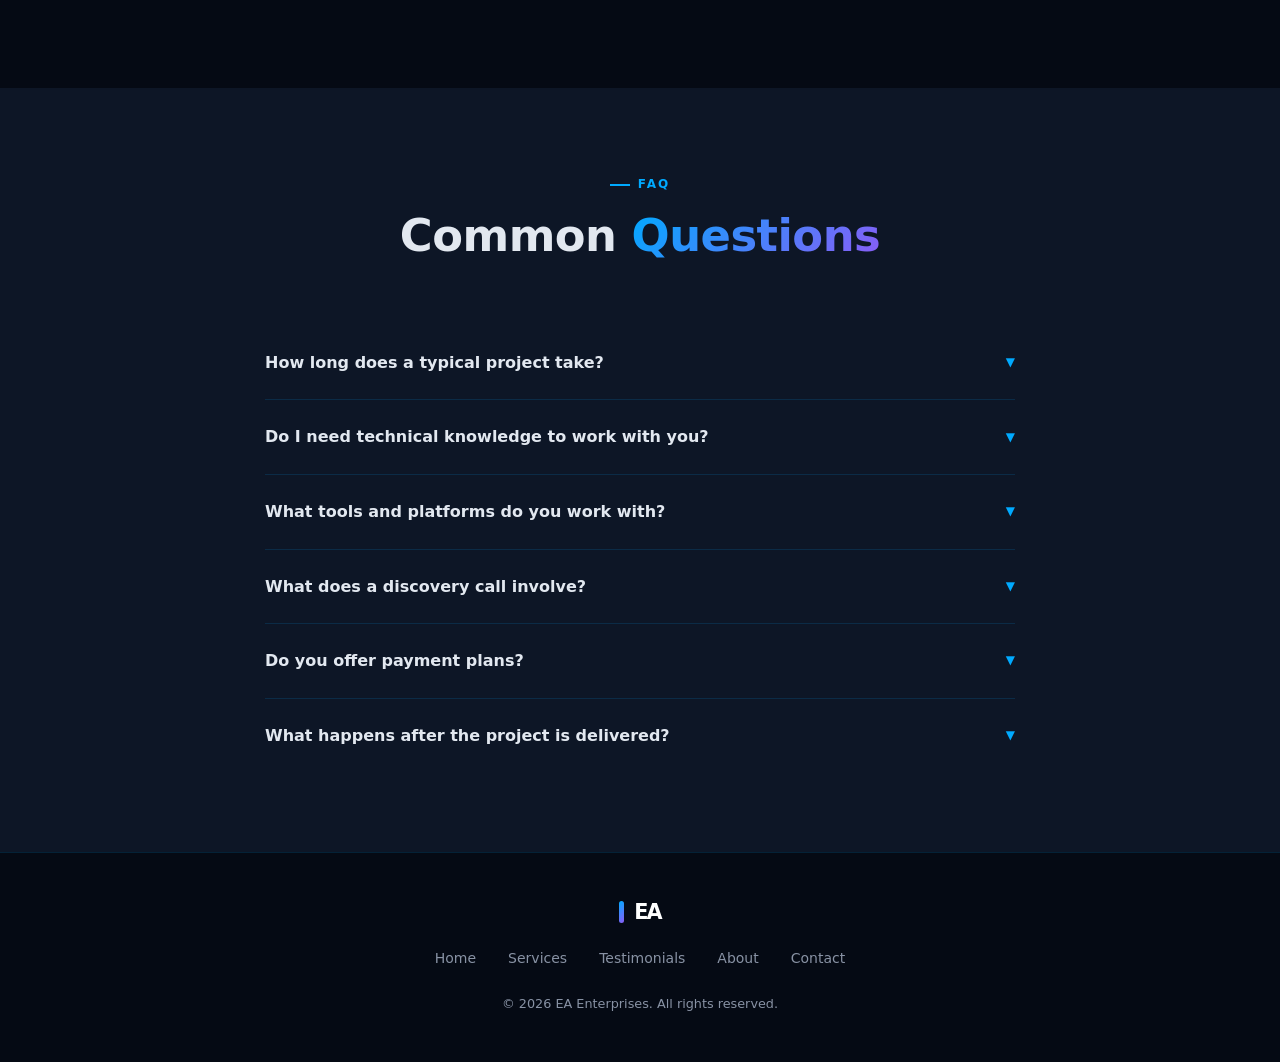
<file: pages/contact.html>
<!DOCTYPE html>
<html lang="en">
<head>
  <meta charset="UTF-8" />
  <meta name="viewport" content="width=device-width, initial-scale=1.0" />
  <title>Contact — EA Enterprises AI Agency</title>
  <link rel="stylesheet" href="../css/styles.css" />
  <style>
    .contact-hero { padding: 80px 5% 60px; text-align: center; position: relative; overflow: hidden; }
    .contact-hero .orb-blue { top: -60px; right: 10%; }
    .contact-hero .orb-purple { bottom: -100px; left: -30px; }
    .contact-hero h1 { margin: 1rem 0 1.5rem; }
    .contact-hero p { color: var(--text-muted); max-width: 560px; margin: 0 auto; font-size: 1.05rem; }
    .contact-layout { max-width: 1200px; margin: 0 auto; display: grid; grid-template-columns: 1fr 1.5fr; gap: 3rem; align-items: start; }
    .contact-info { display: flex; flex-direction: column; gap: 1.5rem; }
    .info-card { background: var(--bg-card); border: 1px solid var(--border); border-radius: var(--radius); padding: 1.75rem; display: flex; gap: 1.25rem; align-items: flex-start; transition: all 0.3s; }
    .info-card:hover { border-color: rgba(0,170,255,0.3); }
    .info-icon { width: 46px; height: 46px; border-radius: 12px; background: linear-gradient(135deg, rgba(0,170,255,0.15), rgba(139,92,246,0.15)); border: 1px solid rgba(0,170,255,0.2); display: flex; align-items: center; justify-content: center; font-size: 1.3rem; flex-shrink: 0; }
    .info-body h4 { font-size: 0.85rem; color: var(--text-muted); margin-bottom: 0.3rem; font-weight: 600; text-transform: uppercase; letter-spacing: 0.5px; }
    .info-body p { font-size: 0.95rem; font-weight: 600; }
    .info-body span { font-size: 0.8rem; color: var(--text-muted); }
    .expect-card { background: linear-gradient(135deg, rgba(0,170,255,0.07), rgba(139,92,246,0.07)); border: 1px solid rgba(0,170,255,0.2); border-radius: var(--radius); padding: 1.75rem; }
    .expect-card h3 { margin-bottom: 1rem; font-size: 1rem; }
    .expect-list { list-style: none; display: flex; flex-direction: column; gap: 0.75rem; }
    .expect-list li { font-size: 0.875rem; color: var(--text-muted); display: flex; align-items: center; gap: 0.6rem; }
    .expect-list li .step-chip { background: var(--gradient); color: white; font-size: 0.7rem; font-weight: 700; padding: 0.2rem 0.5rem; border-radius: 50px; flex-shrink: 0; }
    .form-card { background: var(--bg-card); border: 1px solid var(--border); border-radius: var(--radius); padding: 2.5rem; }
    .form-card h2 { margin-bottom: 0.5rem; font-size: 1.5rem; }
    .form-card > p { color: var(--text-muted); margin-bottom: 2rem; font-size: 0.9rem; }
    .form-row { display: grid; grid-template-columns: 1fr 1fr; gap: 1rem; }
    .form-group { display: flex; flex-direction: column; gap: 0.5rem; margin-bottom: 1.25rem; }
    label { font-size: 0.82rem; font-weight: 600; color: var(--text-muted); letter-spacing: 0.3px; }
    input:not([type="checkbox"]), textarea, select { background: var(--bg-dark); border: 1px solid var(--border); border-radius: 10px; padding: 0.8rem 1rem; color: var(--text); font-size: 0.9rem; font-family: var(--font); width: 100%; transition: border-color 0.2s, box-shadow 0.2s; outline: none; -webkit-appearance: none; }
    input:focus, textarea:focus, select:focus { border-color: var(--accent-blue); box-shadow: 0 0 0 3px rgba(0,170,255,0.12); }
    textarea { resize: vertical; min-height: 120px; }
    select option { background: var(--bg-dark); }
    .checkbox-group { display: flex; flex-direction: column; gap: 0.6rem; }
    .checkbox-label { display: flex; align-items: center; gap: 0.6rem; cursor: pointer; font-size: 0.875rem; color: var(--text-muted); }
    .checkbox-label input[type="checkbox"] { width: 18px; height: 18px; border-radius: 5px; flex-shrink: 0; cursor: pointer; accent-color: var(--accent-blue); }
    .submit-btn { width: 100%; padding: 1rem; background: var(--gradient); border: none; border-radius: 10px; color: white; font-size: 1rem; font-weight: 700; cursor: pointer; transition: all 0.25s; font-family: var(--font); margin-top: 0.5rem; }
    .submit-btn:hover { transform: translateY(-2px); box-shadow: 0 8px 30px rgba(0,170,255,0.4); }
    .form-note { text-align: center; font-size: 0.78rem; color: var(--text-muted); margin-top: 1rem; }
    .success-msg { display: none; text-align: center; padding: 3rem; }
    .success-icon { font-size: 4rem; margin-bottom: 1rem; display: block; animation: float 3s ease-in-out infinite; }
    .success-msg h3 { margin-bottom: 0.75rem; }
    .success-msg p { color: var(--text-muted); }
    .faq-item { border-bottom: 1px solid var(--border); padding: 1.5rem 0; }
    .faq-item:last-child { border-bottom: none; }
    .faq-q { font-weight: 700; cursor: pointer; display: flex; align-items: center; justify-content: space-between; gap: 1rem; user-select: none; }
    .faq-q .arrow { font-size: 0.75rem; transition: transform 0.25s; flex-shrink: 0; color: var(--accent-blue); }
    .faq-item.open .faq-q .arrow { transform: rotate(180deg); }
    .faq-a { color: var(--text-muted); font-size: 0.9rem; line-height: 1.7; max-height: 0; overflow: hidden; transition: max-height 0.35s ease, margin-top 0.25s; }
    .faq-item.open .faq-a { max-height: 300px; margin-top: 0.75rem; }
    @media (max-width: 900px) { .contact-layout { grid-template-columns: 1fr; } .form-row { grid-template-columns: 1fr; } }
  </style>
</head>
<body>
<nav>
  <div class="nav-inner">
    <a href="../index.html" class="nav-logo"><div class="logo-accent"></div>EA</a>
    <div class="nav-links" id="navLinks">
      <a href="../index.html">Home</a>
      <a href="services.html">Services</a>
      <a href="testimonials.html">Testimonials</a>
      <a href="about.html">About</a>
      <a href="contact.html" class="active">Contact</a>
      <a href="contact.html" class="btn btn-primary" style="margin-left:0.5rem;">Get Started</a>
    </div>
    <div class="hamburger" onclick="toggleNav()"><span></span><span></span><span></span></div>
  </div>
</nav>

<div class="page-wrapper">
  <section class="contact-hero">
    <div class="orb orb-blue"></div>
    <div class="orb orb-purple"></div>
    <div class="section-label">Get In Touch</div>
    <h1>Let's Build Your <span class="gradient-text">AI Advantage</span></h1>
    <p>Tell us about your business and what you want to automate or improve. We'll respond within 24 hours with a clear path forward.</p>
  </section>

  <section style="padding: 20px 5% 90px;">
    <div class="contact-layout">
      <div class="contact-info fade-up">
        <div class="info-card">
          <div class="info-icon">📧</div>
          <div class="info-body"><h4>Email Us</h4><p>eaenterprises2026@gmail.com</p><span>We reply within 24 hours</span></div>
        </div>
        <div class="info-card">
          <div class="info-icon">📅</div>
          <div class="info-body"><h4>Book a Call</h4><p>Free 30-min Discovery Call</p><span>Mon–Fri, 9am–6pm EST</span></div>
        </div>
        <div class="info-card">
          <div class="info-icon">⚡</div>
          <div class="info-body"><h4>Response Time</h4><p>Under 24 hours</p><span>Usually same business day</span></div>
        </div>
        <div class="expect-card">
          <h3>What happens next?</h3>
          <ul class="expect-list">
            <li><span class="step-chip">1</span>We review your submission within 24h</li>
            <li><span class="step-chip">2</span>You receive a personalized response</li>
            <li><span class="step-chip">3</span>We schedule a free discovery call</li>
            <li><span class="step-chip">4</span>We send you a custom proposal</li>
            <li><span class="step-chip">5</span>We kick off your project</li>
          </ul>
        </div>
      </div>

      <div class="form-card fade-up fade-up-delay-1">
        <div id="formWrap">
          <h2>Start Your <span class="gradient-text">Project</span></h2>
          <p>Fill out the form and we'll reach out with next steps. No commitment, no spam.</p>
          <form id="contactForm" onsubmit="handleSubmit(event)" novalidate>
            <div class="form-row">
              <div class="form-group"><label for="firstName">First Name *</label><input type="text" id="firstName" name="firstName" placeholder="John" required /></div>
              <div class="form-group"><label for="lastName">Last Name *</label><input type="text" id="lastName" name="lastName" placeholder="Smith" required /></div>
            </div>
            <div class="form-group"><label for="email">Business Email *</label><input type="email" id="email" name="email" placeholder="john@yourcompany.com" required /></div>
            <div class="form-group"><label for="company">Company / Business Name</label><input type="text" id="company" name="company" placeholder="Your Company Name" /></div>
            <div class="form-group">
              <label for="service">What service are you interested in? *</label>
              <select id="service" name="service" required>
                <option value="" disabled selected>Select a service...</option>
                <option value="automation">AI Workflow Automation</option>
                <option value="website">AI-Powered Website</option>
                <option value="agent">Custom AI Agent Development</option>
                <option value="data">Data Intelligence & Analytics</option>
                <option value="consulting">AI Strategy & Consulting</option>
                <option value="retainer">Monthly Retainer Plan</option>
                <option value="other">Something Else / Not Sure</option>
              </select>
            </div>
            <div class="form-group">
              <label for="budget">Budget Range</label>
              <select id="budget" name="budget">
                <option value="" disabled selected>Select a range...</option>
                <option value="under-1k">Under $1,000</option>
                <option value="1k-5k">$1,000 – $5,000</option>
                <option value="5k-15k">$5,000 – $15,000</option>
                <option value="15k-50k">$15,000 – $50,000</option>
                <option value="50k+">$50,000+</option>
                <option value="unsure">Not sure yet</option>
              </select>
            </div>
            <div class="form-group">
              <label>What are your main pain points? (select all that apply)</label>
              <div class="checkbox-group">
                <label class="checkbox-label"><input type="checkbox" name="pain[]" value="manual-tasks" /> Too many manual, repetitive tasks</label>
                <label class="checkbox-label"><input type="checkbox" name="pain[]" value="slow-processes" /> Slow business processes</label>
                <label class="checkbox-label"><input type="checkbox" name="pain[]" value="data-chaos" /> Data scattered across too many tools</label>
                <label class="checkbox-label"><input type="checkbox" name="pain[]" value="scaling" /> Can't scale without hiring more people</label>
                <label class="checkbox-label"><input type="checkbox" name="pain[]" value="no-website" /> Need a better website or online presence</label>
              </div>
            </div>
            <div class="form-group"><label for="message">Tell us about your project *</label><textarea id="message" name="message" placeholder="Describe what you're trying to achieve, what's currently broken or slow, and any specific goals or deadlines..." required></textarea></div>
            <div class="form-group" style="margin-bottom:1rem;">
              <label class="checkbox-label" id="consentLabel">
                <input type="checkbox" id="consent" name="consent" />
                I agree to EA Enterprises collecting and storing my information to respond to this inquiry. I have read the <a href="privacy.html" target="_blank" style="color:var(--accent-blue);text-decoration:underline;">Privacy Policy</a>.
              </label>
            </div>
            <button type="submit" class="submit-btn">Send Message — Let's Talk →</button>
            <p class="form-note">🔒 Your information is secure and never shared with third parties.</p>
          </form>
        </div>
        <div id="successMsg" class="success-msg">
          <span class="success-icon">🚀</span>
          <h3>Message Sent!</h3>
          <p>Thank you for reaching out. We'll review your message and get back to you within 24 hours — usually the same business day.</p>
          <p style="margin-top:1rem;">Keep an eye on <strong>eaenterprises2026@gmail.com</strong> for our reply.</p>
          <a href="../index.html" class="btn btn-outline" style="margin-top:2rem;display:inline-flex;">← Back to Home</a>
        </div>
      </div>
    </div>
  </section>

  <section style="background:var(--bg-card);padding:80px 5%;">
    <div class="container">
      <div class="section-header fade-up">
        <div class="section-label">FAQ</div>
        <h2>Common <span class="gradient-text">Questions</span></h2>
      </div>
      <div style="max-width:750px;margin:0 auto;" class="fade-up">
        <div class="faq-item"><div class="faq-q" onclick="toggleFaq(this)">How long does a typical project take?<span class="arrow">▼</span></div><div class="faq-a">Most automation and AI agent projects go from kickoff to live in 2–4 weeks. Website builds typically take 4–6 weeks depending on complexity. We provide detailed timelines in your proposal before we start.</div></div>
        <div class="faq-item"><div class="faq-q" onclick="toggleFaq(this)">Do I need technical knowledge to work with you?<span class="arrow">▼</span></div><div class="faq-a">Not at all. We handle all the technical implementation and explain everything in plain business language. You tell us your goals — we figure out how to get there. We also train your team so you can manage the systems independently after launch.</div></div>
        <div class="faq-item"><div class="faq-q" onclick="toggleFaq(this)">What tools and platforms do you work with?<span class="arrow">▼</span></div><div class="faq-a">We work with n8n, Make (Integromat), Zapier, OpenAI, Anthropic Claude, Google APIs, Airtable, Notion, HubSpot, Salesforce, Slack, and dozens more. If you already use a tool, we can almost certainly integrate with it.</div></div>
        <div class="faq-item"><div class="faq-q" onclick="toggleFaq(this)">What does a discovery call involve?<span class="arrow">▼</span></div><div class="faq-a">It's a 30-minute conversation where we learn about your business, your current workflows, and your goals. No pitch, no pressure — just a genuine conversation to see if we're the right fit. You'll leave with at least 2–3 actionable AI ideas regardless of whether you hire us.</div></div>
        <div class="faq-item"><div class="faq-q" onclick="toggleFaq(this)">Do you offer payment plans?<span class="arrow">▼</span></div><div class="faq-a">Yes. For projects over $2,000 we typically split payment: 50% upfront to begin, 50% on delivery. For larger projects we can arrange milestone-based payments. We want to make working together accessible — just ask.</div></div>
        <div class="faq-item"><div class="faq-q" onclick="toggleFaq(this)">What happens after the project is delivered?<span class="arrow">▼</span></div><div class="faq-a">All projects include 30 days of free support after delivery. We document everything and train your team. After that, you can continue on one of our monthly retainer plans for ongoing optimization, new features, and priority support.</div></div>
      </div>
    </div>
  </section>

  <footer>
    <div class="footer-inner">
      <div class="nav-logo" style="font-size:1.3rem;"><div class="logo-accent" style="height:22px;"></div>EA</div>
      <div class="footer-links">
        <a href="../index.html">Home</a>
        <a href="services.html">Services</a>
        <a href="testimonials.html">Testimonials</a>
        <a href="about.html">About</a>
        <a href="contact.html">Contact</a>
      </div>
      <div class="footer-copy">© 2026 EA Enterprises. All rights reserved.</div>
    </div>
  </footer>
</div>
<script src="../js/main.js"></script>
<script src="../js/chatbot.js"></script>
</body>
</html>
</file>
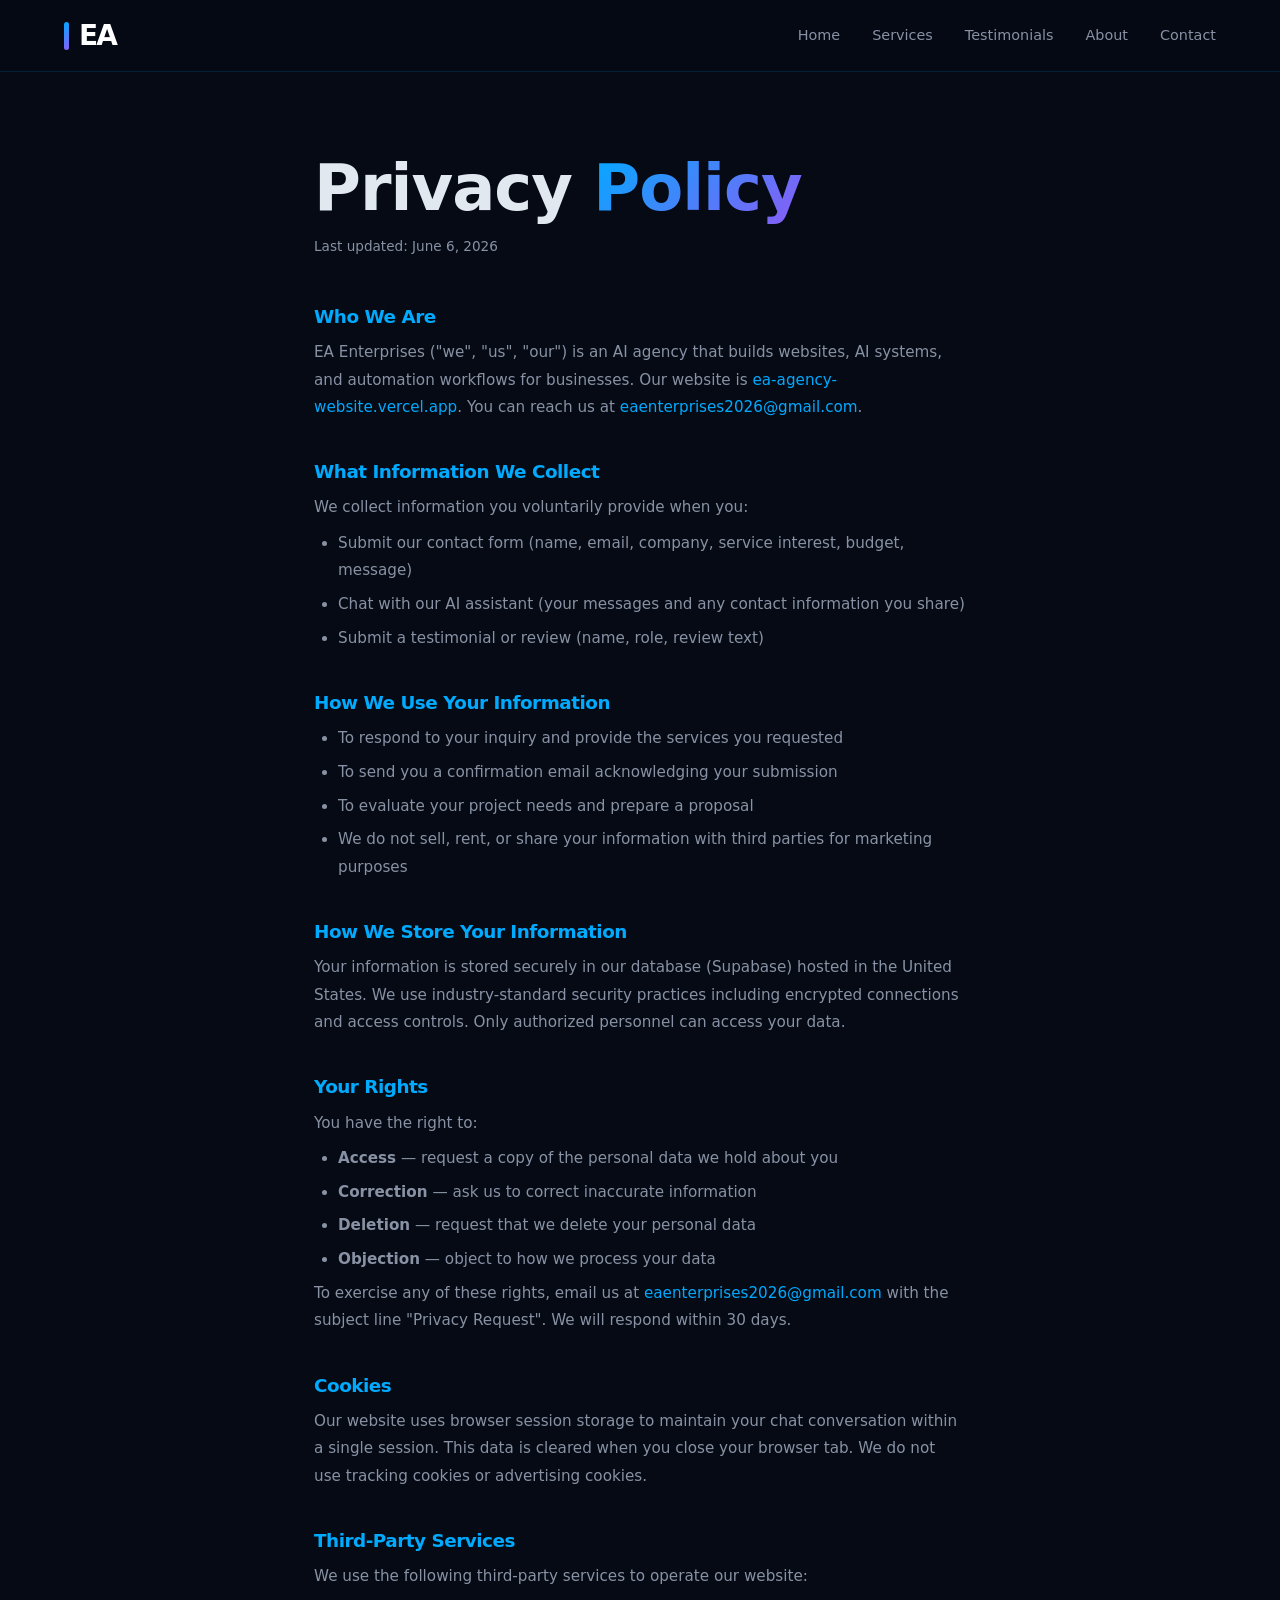
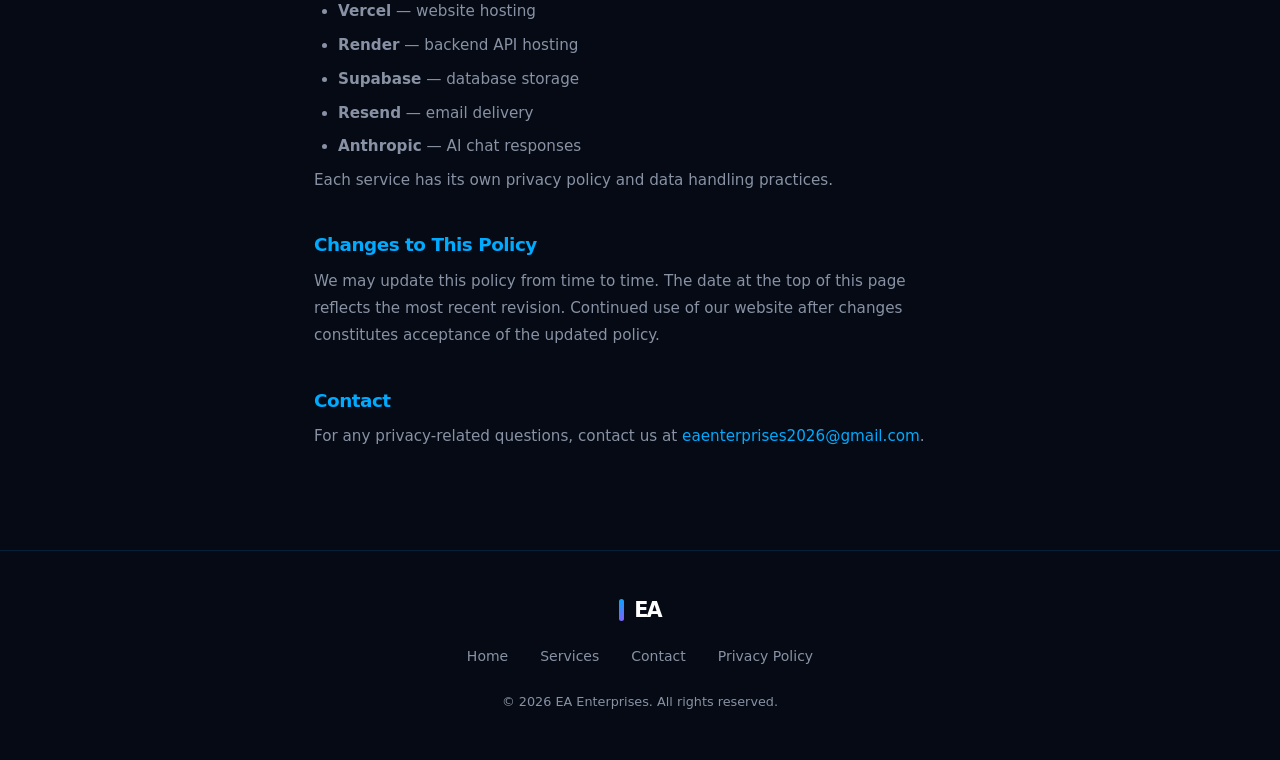
<file: pages/privacy.html>
<!DOCTYPE html>
<html lang="en">
<head>
  <meta charset="UTF-8" />
  <meta name="viewport" content="width=device-width, initial-scale=1.0" />
  <title>Privacy Policy — EA Enterprises</title>
  <link rel="stylesheet" href="../css/styles.css" />
  <style>
    .privacy-wrap { max-width: 780px; margin: 0 auto; padding: 80px 5% 100px; }
    .privacy-wrap h1 { margin-bottom: 0.5rem; }
    .privacy-wrap .updated { color: var(--text-muted); font-size: 0.85rem; margin-bottom: 3rem; }
    .privacy-wrap h2 { font-size: 1.15rem; margin: 2.5rem 0 0.75rem; color: var(--accent-blue); }
    .privacy-wrap p, .privacy-wrap li { color: var(--text-muted); font-size: 0.95rem; line-height: 1.8; }
    .privacy-wrap ul { padding-left: 1.5rem; margin-top: 0.5rem; }
    .privacy-wrap li { margin-bottom: 0.4rem; }
    .privacy-wrap a { color: var(--accent-blue); }
  </style>
</head>
<body>
<nav>
  <div class="nav-inner">
    <a href="../index.html" class="nav-logo"><div class="logo-accent"></div>EA</a>
    <div class="nav-links" id="navLinks">
      <a href="../index.html">Home</a>
      <a href="services.html">Services</a>
      <a href="testimonials.html">Testimonials</a>
      <a href="about.html">About</a>
      <a href="contact.html">Contact</a>
    </div>
    <div class="hamburger" onclick="toggleNav()"><span></span><span></span><span></span></div>
  </div>
</nav>

<div class="page-wrapper">
  <div class="privacy-wrap">
    <h1>Privacy <span class="gradient-text">Policy</span></h1>
    <p class="updated">Last updated: June 6, 2026</p>

    <h2>Who We Are</h2>
    <p>EA Enterprises ("we", "us", "our") is an AI agency that builds websites, AI systems, and automation workflows for businesses. Our website is <a href="https://ea-agency-website.vercel.app">ea-agency-website.vercel.app</a>. You can reach us at <a href="mailto:eaenterprises2026@gmail.com">eaenterprises2026@gmail.com</a>.</p>

    <h2>What Information We Collect</h2>
    <p>We collect information you voluntarily provide when you:</p>
    <ul>
      <li>Submit our contact form (name, email, company, service interest, budget, message)</li>
      <li>Chat with our AI assistant (your messages and any contact information you share)</li>
      <li>Submit a testimonial or review (name, role, review text)</li>
    </ul>

    <h2>How We Use Your Information</h2>
    <ul>
      <li>To respond to your inquiry and provide the services you requested</li>
      <li>To send you a confirmation email acknowledging your submission</li>
      <li>To evaluate your project needs and prepare a proposal</li>
      <li>We do not sell, rent, or share your information with third parties for marketing purposes</li>
    </ul>

    <h2>How We Store Your Information</h2>
    <p>Your information is stored securely in our database (Supabase) hosted in the United States. We use industry-standard security practices including encrypted connections and access controls. Only authorized personnel can access your data.</p>

    <h2>Your Rights</h2>
    <p>You have the right to:</p>
    <ul>
      <li><strong>Access</strong> — request a copy of the personal data we hold about you</li>
      <li><strong>Correction</strong> — ask us to correct inaccurate information</li>
      <li><strong>Deletion</strong> — request that we delete your personal data</li>
      <li><strong>Objection</strong> — object to how we process your data</li>
    </ul>
    <p>To exercise any of these rights, email us at <a href="mailto:eaenterprises2026@gmail.com">eaenterprises2026@gmail.com</a> with the subject line "Privacy Request". We will respond within 30 days.</p>

    <h2>Cookies</h2>
    <p>Our website uses browser session storage to maintain your chat conversation within a single session. This data is cleared when you close your browser tab. We do not use tracking cookies or advertising cookies.</p>

    <h2>Third-Party Services</h2>
    <p>We use the following third-party services to operate our website:</p>
    <ul>
      <li><strong>Vercel</strong> — website hosting</li>
      <li><strong>Render</strong> — backend API hosting</li>
      <li><strong>Supabase</strong> — database storage</li>
      <li><strong>Resend</strong> — email delivery</li>
      <li><strong>Anthropic</strong> — AI chat responses</li>
    </ul>
    <p>Each service has its own privacy policy and data handling practices.</p>

    <h2>Changes to This Policy</h2>
    <p>We may update this policy from time to time. The date at the top of this page reflects the most recent revision. Continued use of our website after changes constitutes acceptance of the updated policy.</p>

    <h2>Contact</h2>
    <p>For any privacy-related questions, contact us at <a href="mailto:eaenterprises2026@gmail.com">eaenterprises2026@gmail.com</a>.</p>
  </div>

  <footer>
    <div class="footer-inner">
      <div class="nav-logo" style="font-size:1.3rem;"><div class="logo-accent" style="height:22px;"></div>EA</div>
      <div class="footer-links">
        <a href="../index.html">Home</a>
        <a href="services.html">Services</a>
        <a href="contact.html">Contact</a>
        <a href="privacy.html">Privacy Policy</a>
      </div>
      <div class="footer-copy">© 2026 EA Enterprises. All rights reserved.</div>
    </div>
  </footer>
</div>
<script src="../js/main.js"></script>
</body>
</html>
</file>
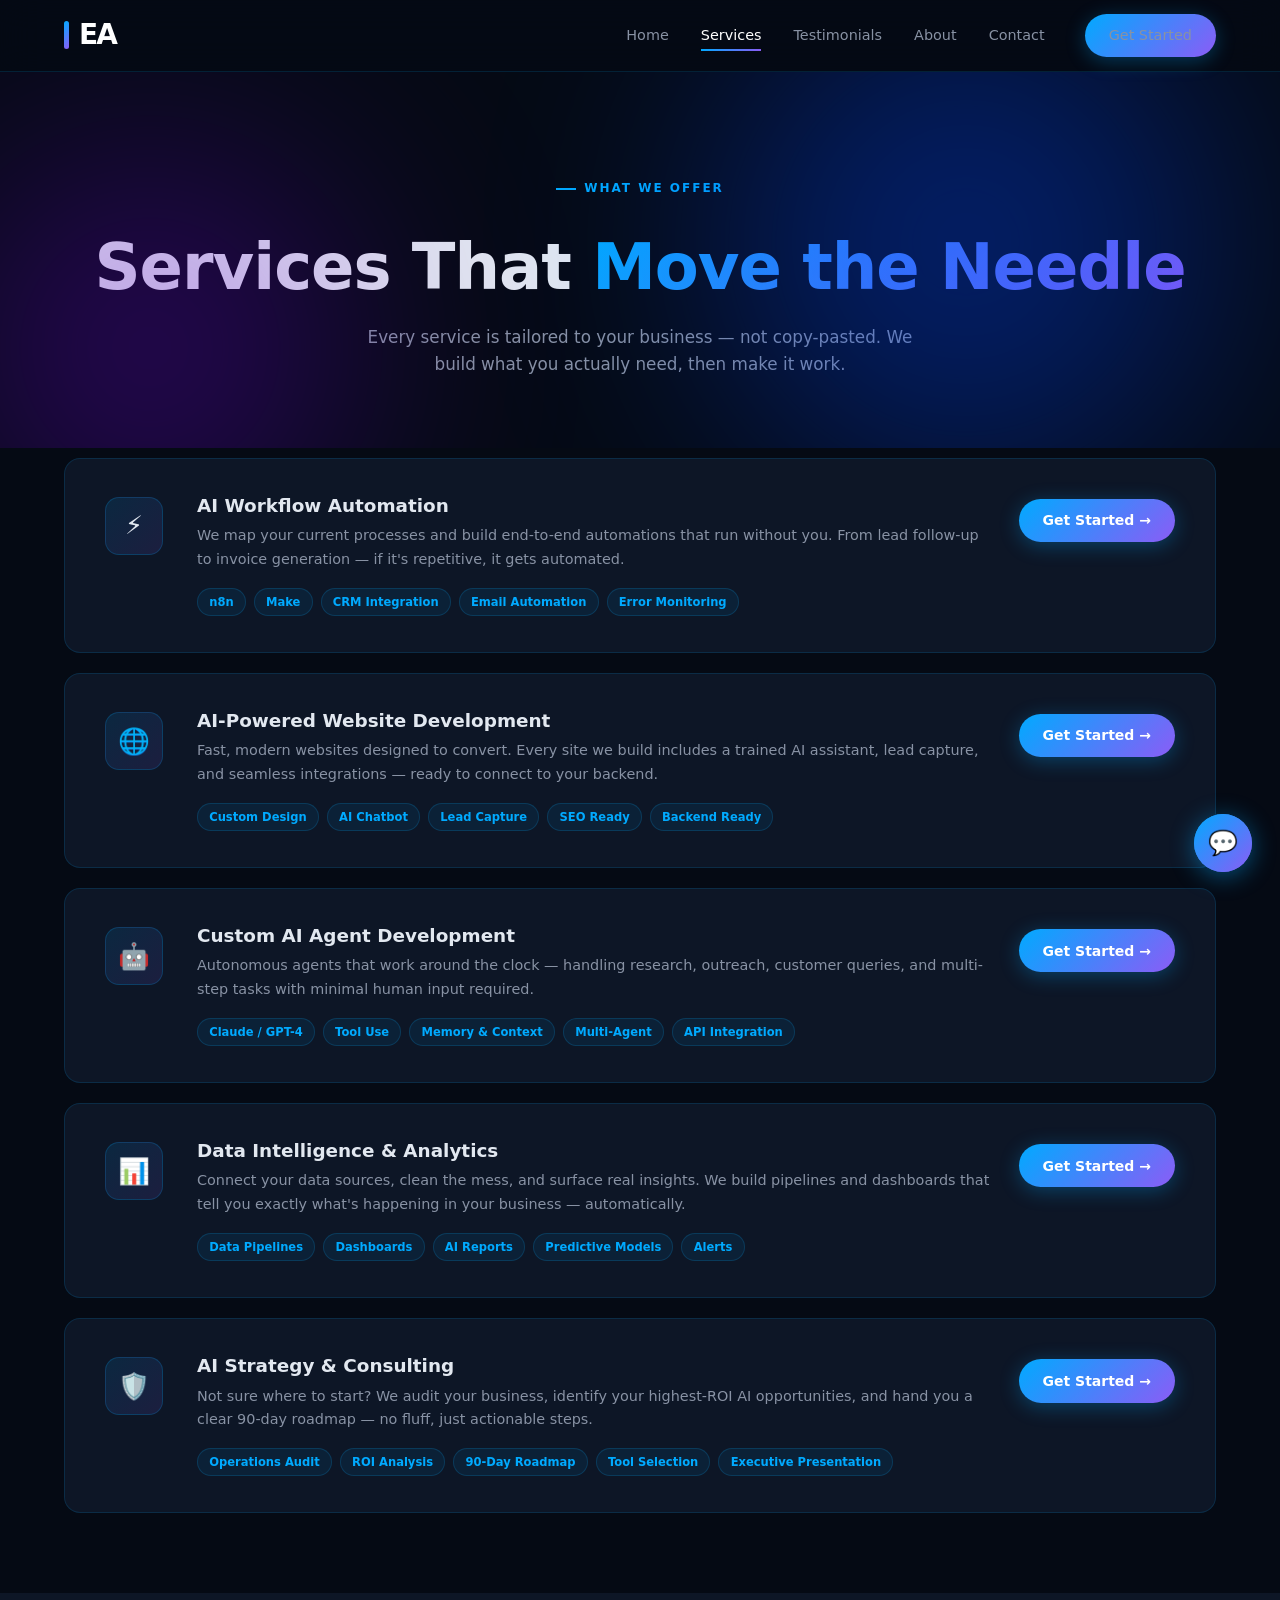
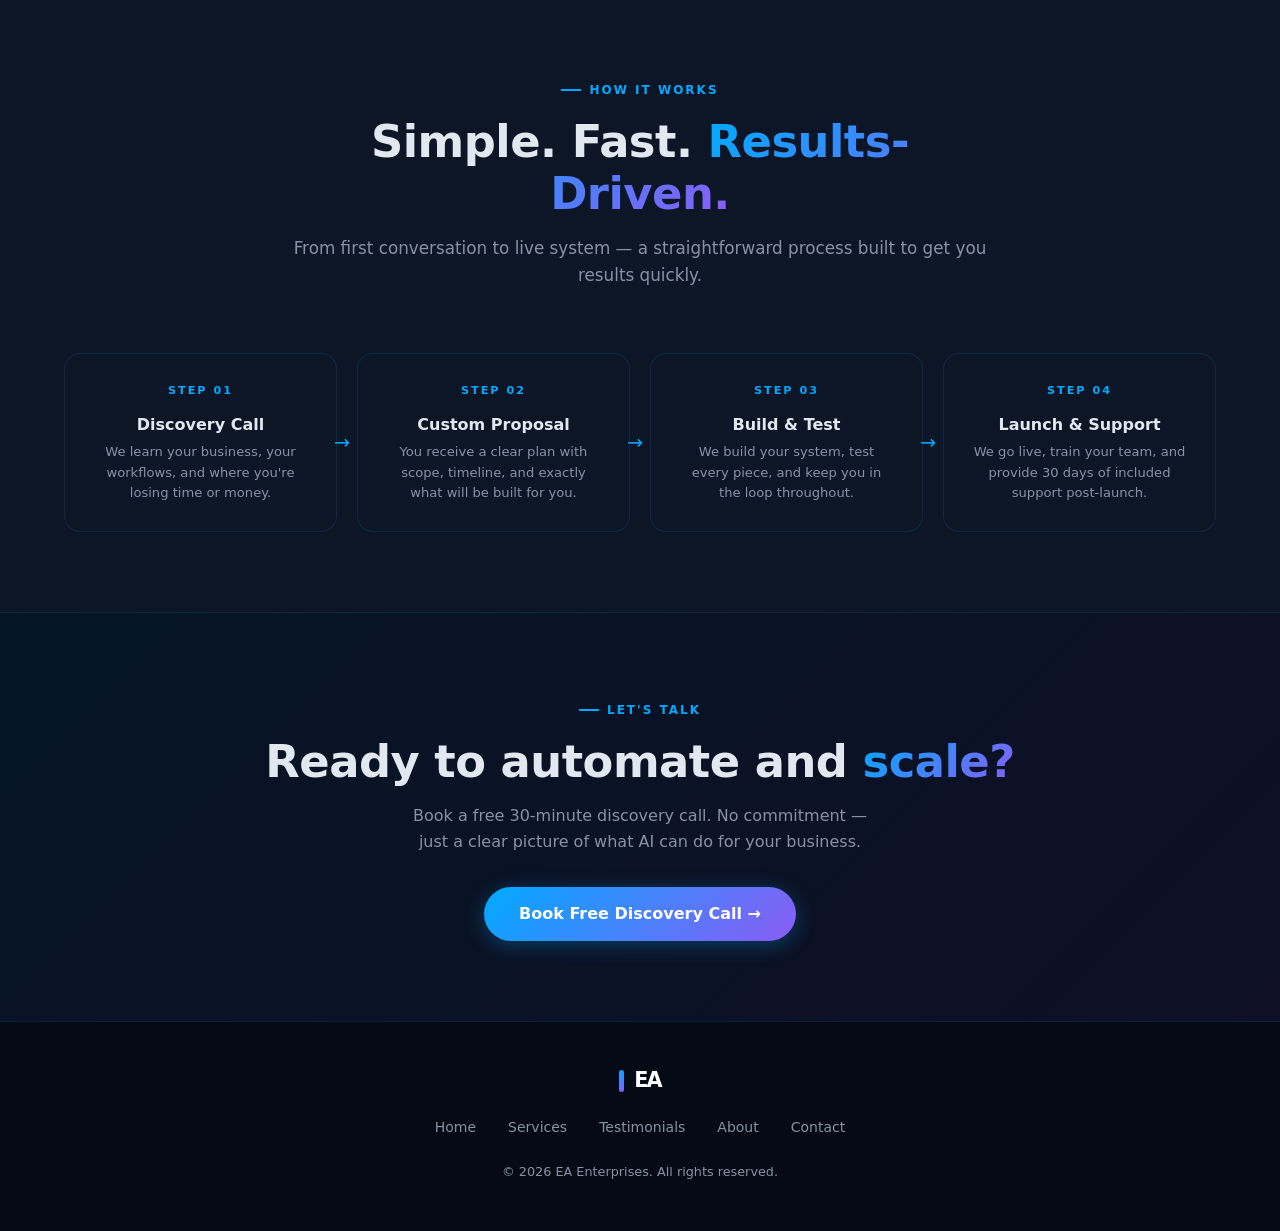
<file: pages/services.html>
<!DOCTYPE html>
<html lang="en">
<head>
  <meta charset="UTF-8" />
  <meta name="viewport" content="width=device-width, initial-scale=1.0" />
  <title>Services — EA Enterprises AI Agency</title>
  <link rel="stylesheet" href="../css/styles.css" />
  <style>
    /* ── HERO ── */
    .services-hero {
      padding: 100px 5% 70px;
      text-align: center;
      position: relative;
      overflow: hidden;
    }
    .services-hero .orb-blue  { top: -80px; right: 5%; }
    .services-hero .orb-purple { bottom: -100px; left: -50px; }
    .services-hero h1 { margin: 1rem 0 1.25rem; }
    .services-hero p  { color: var(--text-muted); max-width: 560px; margin: 0 auto; font-size: 1.05rem; }

    /* ── SERVICE CARDS ── */
    .services-list {
      display: flex;
      flex-direction: column;
      gap: 1.25rem;
    }

    .svc-card {
      background: var(--bg-card);
      border: 1px solid var(--border);
      border-radius: var(--radius);
      padding: 2.25rem 2.5rem;
      display: grid;
      grid-template-columns: 64px 1fr auto;
      gap: 1.75rem;
      align-items: start;
      transition: border-color 0.3s, box-shadow 0.3s, transform 0.3s;
    }

    .svc-card:hover {
      border-color: rgba(0,170,255,0.35);
      box-shadow: var(--glow);
      transform: translateY(-3px);
    }

    .svc-icon {
      width: 58px; height: 58px;
      border-radius: 14px;
      background: linear-gradient(135deg, rgba(0,170,255,0.12), rgba(139,92,246,0.12));
      border: 1px solid rgba(0,170,255,0.2);
      display: flex;
      align-items: center;
      justify-content: center;
      font-size: 1.6rem;
      flex-shrink: 0;
      margin-top: 2px;
    }

    .svc-body { min-width: 0; }
    .svc-body h3 { font-size: 1.15rem; margin-bottom: 0.5rem; }
    .svc-body p  { color: var(--text-muted); font-size: 0.9rem; line-height: 1.65; margin-bottom: 1rem; }

    .svc-tags {
      display: flex;
      flex-wrap: wrap;
      gap: 0.5rem;
    }

    .svc-tag {
      font-size: 0.72rem;
      font-weight: 600;
      padding: 0.25rem 0.7rem;
      border-radius: 50px;
      background: rgba(0,170,255,0.08);
      border: 1px solid rgba(0,170,255,0.18);
      color: var(--accent-blue);
    }

    .svc-action {
      display: flex;
      align-items: flex-start;
      padding-top: 4px;
      flex-shrink: 0;
    }

    /* ── PROCESS ── */
    .process-grid {
      display: grid;
      grid-template-columns: repeat(4, 1fr);
      gap: 1.25rem;
    }

    .process-step {
      background: var(--bg-card);
      border: 1px solid var(--border);
      border-radius: var(--radius);
      padding: 1.75rem;
      position: relative;
      text-align: center;
    }

    .process-num {
      font-size: 0.7rem;
      font-weight: 800;
      letter-spacing: 2px;
      color: var(--accent-blue);
      margin-bottom: 1rem;
      display: block;
    }

    .process-step h3 { font-size: 1rem; margin-bottom: 0.5rem; }
    .process-step p  { color: var(--text-muted); font-size: 0.82rem; line-height: 1.55; }

    .process-connector {
      position: absolute;
      top: 50%;
      right: -14px;
      transform: translateY(-50%);
      color: var(--accent-blue);
      font-size: 1.2rem;
      z-index: 2;
    }

    /* ── CTA ── */
    .cta-band {
      background: linear-gradient(135deg, rgba(0,170,255,0.07), rgba(139,92,246,0.07));
      border-top: 1px solid var(--border);
      padding: 80px 5%;
      text-align: center;
    }
    .cta-band h2 { margin-bottom: 1rem; }
    .cta-band p  { color: var(--text-muted); max-width: 480px; margin: 0 auto 2rem; }

    @media (max-width: 900px) {
      .process-grid { grid-template-columns: repeat(2, 1fr); }
      .process-connector { display: none; }
    }
    @media (max-width: 700px) {
      .svc-card { grid-template-columns: 58px 1fr; }
      .svc-action { display: none; }
      .process-grid { grid-template-columns: 1fr; }
    }
  </style>
</head>
<body>

<nav>
  <div class="nav-inner">
    <a href="../index.html" class="nav-logo"><div class="logo-accent"></div>EA</a>
    <div class="nav-links" id="navLinks">
      <a href="../index.html">Home</a>
      <a href="services.html" class="active">Services</a>
      <a href="testimonials.html">Testimonials</a>
      <a href="about.html">About</a>
      <a href="contact.html">Contact</a>
      <a href="contact.html" class="btn btn-primary" style="margin-left:0.5rem;">Get Started</a>
    </div>
    <div class="hamburger" onclick="toggleNav()"><span></span><span></span><span></span></div>
  </div>
</nav>

<div class="page-wrapper">

  <!-- HERO -->
  <section class="services-hero">
    <div class="orb orb-blue"></div>
    <div class="orb orb-purple"></div>
    <div class="section-label">What We Offer</div>
    <h1>Services That <span class="gradient-text">Move the Needle</span></h1>
    <p>Every service is tailored to your business — not copy-pasted. We build what you actually need, then make it work.</p>
  </section>

  <!-- SERVICES LIST -->
  <section style="padding: 10px 5% 80px;">
    <div class="container">
      <div class="services-list">

        <div class="svc-card fade-up">
          <div class="svc-icon">⚡</div>
          <div class="svc-body">
            <h3>AI Workflow Automation</h3>
            <p>We map your current processes and build end-to-end automations that run without you. From lead follow-up to invoice generation — if it's repetitive, it gets automated.</p>
            <div class="svc-tags">
              <span class="svc-tag">n8n</span>
              <span class="svc-tag">Make</span>
              <span class="svc-tag">CRM Integration</span>
              <span class="svc-tag">Email Automation</span>
              <span class="svc-tag">Error Monitoring</span>
            </div>
          </div>
          <div class="svc-action">
            <a href="contact.html" class="btn btn-primary">Get Started →</a>
          </div>
        </div>

        <div class="svc-card fade-up fade-up-delay-1">
          <div class="svc-icon">🌐</div>
          <div class="svc-body">
            <h3>AI-Powered Website Development</h3>
            <p>Fast, modern websites designed to convert. Every site we build includes a trained AI assistant, lead capture, and seamless integrations — ready to connect to your backend.</p>
            <div class="svc-tags">
              <span class="svc-tag">Custom Design</span>
              <span class="svc-tag">AI Chatbot</span>
              <span class="svc-tag">Lead Capture</span>
              <span class="svc-tag">SEO Ready</span>
              <span class="svc-tag">Backend Ready</span>
            </div>
          </div>
          <div class="svc-action">
            <a href="contact.html" class="btn btn-primary">Get Started →</a>
          </div>
        </div>

        <div class="svc-card fade-up fade-up-delay-2">
          <div class="svc-icon">🤖</div>
          <div class="svc-body">
            <h3>Custom AI Agent Development</h3>
            <p>Autonomous agents that work around the clock — handling research, outreach, customer queries, and multi-step tasks with minimal human input required.</p>
            <div class="svc-tags">
              <span class="svc-tag">Claude / GPT-4</span>
              <span class="svc-tag">Tool Use</span>
              <span class="svc-tag">Memory & Context</span>
              <span class="svc-tag">Multi-Agent</span>
              <span class="svc-tag">API Integration</span>
            </div>
          </div>
          <div class="svc-action">
            <a href="contact.html" class="btn btn-primary">Get Started →</a>
          </div>
        </div>

        <div class="svc-card fade-up">
          <div class="svc-icon">📊</div>
          <div class="svc-body">
            <h3>Data Intelligence & Analytics</h3>
            <p>Connect your data sources, clean the mess, and surface real insights. We build pipelines and dashboards that tell you exactly what's happening in your business — automatically.</p>
            <div class="svc-tags">
              <span class="svc-tag">Data Pipelines</span>
              <span class="svc-tag">Dashboards</span>
              <span class="svc-tag">AI Reports</span>
              <span class="svc-tag">Predictive Models</span>
              <span class="svc-tag">Alerts</span>
            </div>
          </div>
          <div class="svc-action">
            <a href="contact.html" class="btn btn-primary">Get Started →</a>
          </div>
        </div>

        <div class="svc-card fade-up fade-up-delay-1">
          <div class="svc-icon">🛡️</div>
          <div class="svc-body">
            <h3>AI Strategy & Consulting</h3>
            <p>Not sure where to start? We audit your business, identify your highest-ROI AI opportunities, and hand you a clear 90-day roadmap — no fluff, just actionable steps.</p>
            <div class="svc-tags">
              <span class="svc-tag">Operations Audit</span>
              <span class="svc-tag">ROI Analysis</span>
              <span class="svc-tag">90-Day Roadmap</span>
              <span class="svc-tag">Tool Selection</span>
              <span class="svc-tag">Executive Presentation</span>
            </div>
          </div>
          <div class="svc-action">
            <a href="contact.html" class="btn btn-primary">Get Started →</a>
          </div>
        </div>

      </div>
    </div>
  </section>

  <!-- HOW IT WORKS -->
  <section style="background: var(--bg-card); padding: 80px 5%;">
    <div class="container">
      <div class="section-header fade-up">
        <div class="section-label">How It Works</div>
        <h2>Simple. Fast. <span class="gradient-text">Results-Driven.</span></h2>
        <p>From first conversation to live system — a straightforward process built to get you results quickly.</p>
      </div>
      <div class="process-grid">
        <div class="process-step fade-up">
          <span class="process-num">STEP 01</span>
          <h3>Discovery Call</h3>
          <p>We learn your business, your workflows, and where you're losing time or money.</p>
          <span class="process-connector">→</span>
        </div>
        <div class="process-step fade-up fade-up-delay-1">
          <span class="process-num">STEP 02</span>
          <h3>Custom Proposal</h3>
          <p>You receive a clear plan with scope, timeline, and exactly what will be built for you.</p>
          <span class="process-connector">→</span>
        </div>
        <div class="process-step fade-up fade-up-delay-2">
          <span class="process-num">STEP 03</span>
          <h3>Build & Test</h3>
          <p>We build your system, test every piece, and keep you in the loop throughout.</p>
          <span class="process-connector">→</span>
        </div>
        <div class="process-step fade-up fade-up-delay-3">
          <span class="process-num">STEP 04</span>
          <h3>Launch & Support</h3>
          <p>We go live, train your team, and provide 30 days of included support post-launch.</p>
        </div>
      </div>
    </div>
  </section>

  <!-- CTA -->
  <div class="cta-band">
    <div class="container">
      <div class="section-label" style="justify-content:center;">Let's talk</div>
      <h2>Ready to automate and <span class="gradient-text">scale?</span></h2>
      <p>Book a free 30-minute discovery call. No commitment — just a clear picture of what AI can do for your business.</p>
      <a href="contact.html" class="btn btn-primary btn-lg">Book Free Discovery Call →</a>
    </div>
  </div>

  <footer>
    <div class="footer-inner">
      <div class="nav-logo" style="font-size:1.3rem;"><div class="logo-accent" style="height:22px;"></div>EA</div>
      <div class="footer-links">
        <a href="../index.html">Home</a>
        <a href="services.html">Services</a>
        <a href="testimonials.html">Testimonials</a>
        <a href="about.html">About</a>
        <a href="contact.html">Contact</a>
      </div>
      <div class="footer-copy">© 2026 EA Enterprises. All rights reserved.</div>
    </div>
  </footer>

</div>
<script src="../js/main.js"></script>
<script src="../js/chatbot.js"></script>
</body>
</html>
</file>
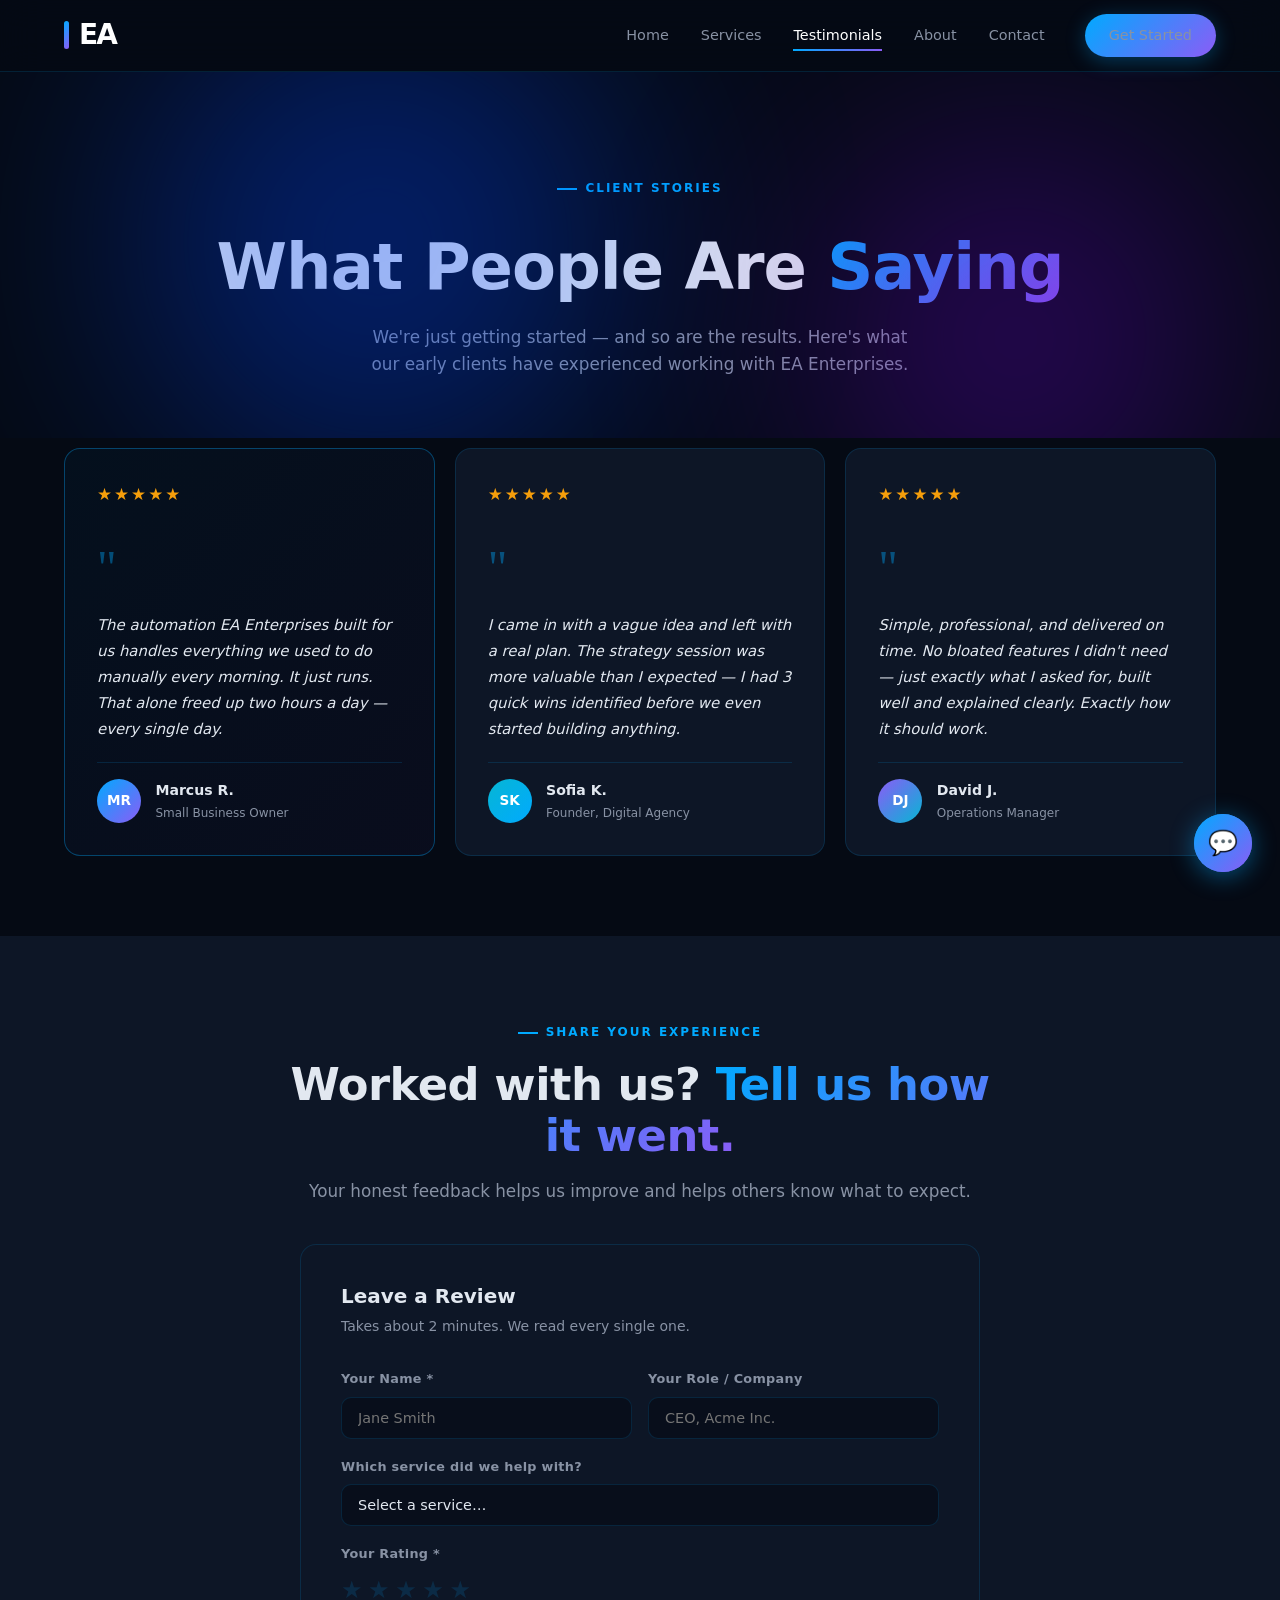
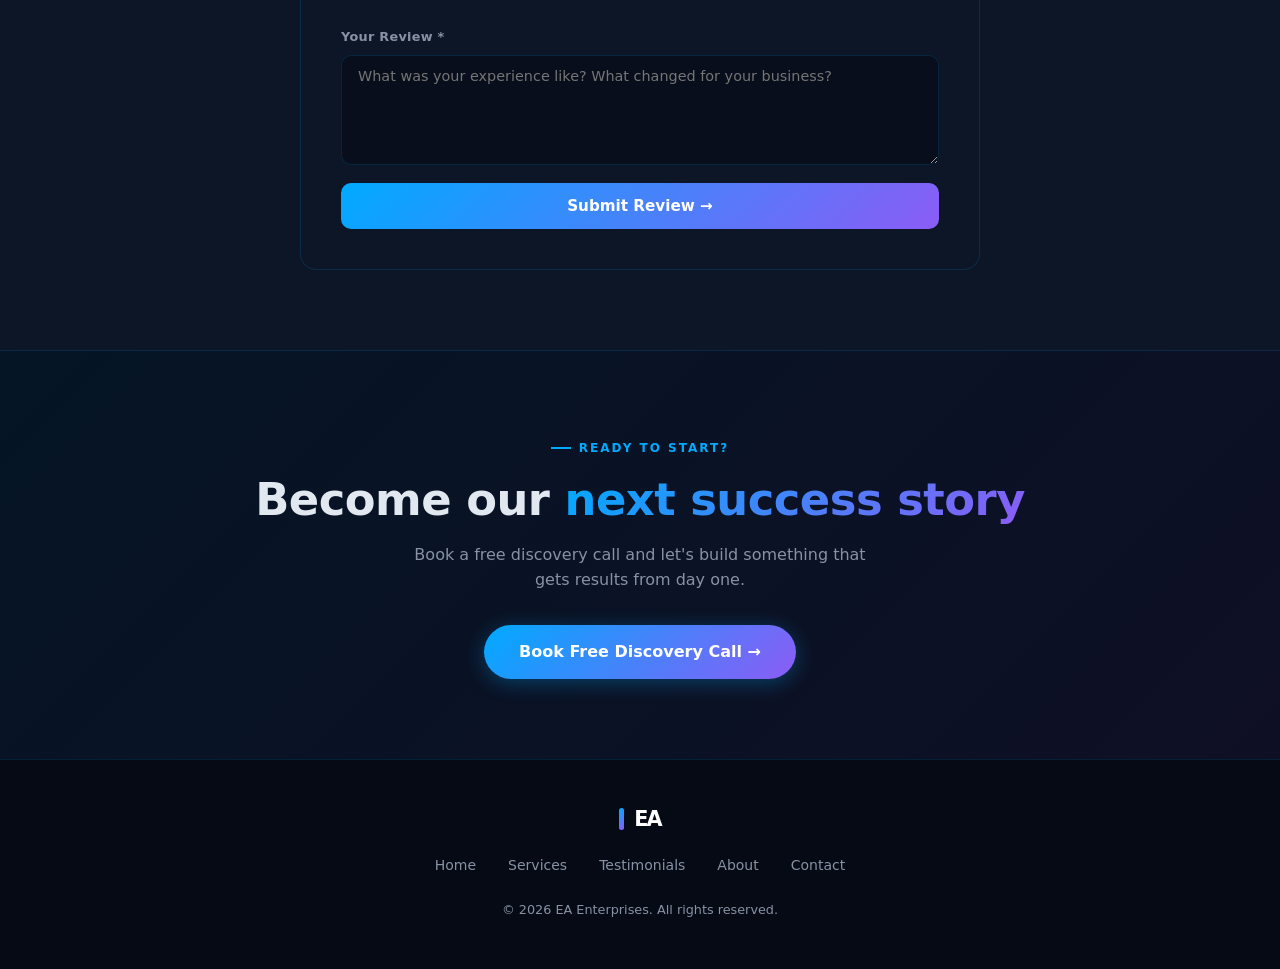
<file: pages/testimonials.html>
<!DOCTYPE html>
<html lang="en">
<head>
  <meta charset="UTF-8" />
  <meta name="viewport" content="width=device-width, initial-scale=1.0" />
  <title>Testimonials — EA Enterprises AI Agency</title>
  <link rel="stylesheet" href="../css/styles.css" />
  <style>
    /* ── HERO ── */
    .testi-hero {
      padding: 100px 5% 60px;
      text-align: center;
      position: relative;
      overflow: hidden;
    }
    .testi-hero .orb-blue   { top: -80px; left: 10%; }
    .testi-hero .orb-purple { bottom: -100px; right: 5%; }
    .testi-hero h1 { margin: 1rem 0 1.25rem; }
    .testi-hero p  { color: var(--text-muted); max-width: 540px; margin: 0 auto; font-size: 1.05rem; }

    /* ── STAR RATING ── */
    .stars { color: #f59e0b; font-size: 1.05rem; letter-spacing: 2px; margin-bottom: 1rem; }

    /* ── TESTIMONIAL CARDS ── */
    .testi-grid {
      display: grid;
      grid-template-columns: repeat(3, 1fr);
      gap: 1.25rem;
    }

    .testi-card {
      background: var(--bg-card);
      border: 1px solid var(--border);
      border-radius: var(--radius);
      padding: 2rem;
      display: flex;
      flex-direction: column;
      gap: 1.25rem;
      transition: border-color 0.3s, box-shadow 0.3s, transform 0.3s;
    }

    .testi-card:hover {
      border-color: rgba(0,170,255,0.3);
      box-shadow: var(--glow);
      transform: translateY(-4px);
    }

    .testi-card.highlight {
      border-color: rgba(0,170,255,0.35);
      background: linear-gradient(135deg, rgba(0,170,255,0.04), rgba(139,92,246,0.04));
    }

    .quote-mark {
      font-size: 3rem;
      line-height: 1;
      color: var(--accent-blue);
      opacity: 0.4;
      font-family: Georgia, serif;
    }

    .testi-text {
      color: var(--text);
      font-size: 0.93rem;
      line-height: 1.75;
      flex: 1;
      font-style: italic;
    }

    .testi-author {
      display: flex;
      align-items: center;
      gap: 0.9rem;
      padding-top: 1rem;
      border-top: 1px solid var(--border);
    }

    .author-initials {
      width: 44px; height: 44px;
      border-radius: 50%;
      display: flex;
      align-items: center;
      justify-content: center;
      font-size: 0.85rem;
      font-weight: 800;
      color: white;
      flex-shrink: 0;
    }

    .author-name { font-weight: 700; font-size: 0.88rem; }
    .author-role { font-size: 0.75rem; color: var(--text-muted); margin-top: 2px; }

    /* ── FIRST REVIEW CTA ── */
    .review-cta {
      background: linear-gradient(135deg, rgba(0,170,255,0.06), rgba(139,92,246,0.06));
      border: 1px dashed rgba(0,170,255,0.3);
      border-radius: var(--radius);
      padding: 3rem;
      text-align: center;
    }

    .review-cta .cta-icon { font-size: 2.5rem; margin-bottom: 1rem; display: block; }
    .review-cta h3 { margin-bottom: 0.6rem; font-size: 1.4rem; }
    .review-cta p  { color: var(--text-muted); max-width: 460px; margin: 0 auto 1.75rem; font-size: 0.9rem; }

    /* ── REVIEW FORM (backend-ready) ── */
    .review-form-wrap {
      background: var(--bg-card);
      border: 1px solid var(--border);
      border-radius: var(--radius);
      padding: 2.5rem;
      max-width: 680px;
      margin: 0 auto;
    }

    .review-form-wrap h3 { margin-bottom: 0.4rem; }
    .review-form-wrap > p { color: var(--text-muted); font-size: 0.875rem; margin-bottom: 2rem; }

    .form-row-2 { display: grid; grid-template-columns: 1fr 1fr; gap: 1rem; }
    .form-group  { display: flex; flex-direction: column; gap: 0.45rem; margin-bottom: 1.1rem; }

    label { font-size: 0.8rem; font-weight: 600; color: var(--text-muted); letter-spacing: 0.3px; }

    input, textarea, select {
      background: rgba(5,10,20,0.6);
      border: 1px solid var(--border);
      border-radius: 10px;
      padding: 0.75rem 1rem;
      color: var(--text);
      font-size: 0.9rem;
      font-family: var(--font);
      width: 100%;
      outline: none;
      transition: border-color 0.2s, box-shadow 0.2s;
      -webkit-appearance: none;
    }

    input:focus, textarea:focus, select:focus {
      border-color: var(--accent-blue);
      box-shadow: 0 0 0 3px rgba(0,170,255,0.1);
    }

    textarea { min-height: 110px; resize: vertical; }
    select option { background: #0d1626; }

    .star-picker {
      display: flex;
      gap: 0.35rem;
      font-size: 1.5rem;
      cursor: pointer;
    }

    .star-picker span {
      color: var(--border);
      transition: color 0.15s;
      user-select: none;
    }

    .star-picker span.active,
    .star-picker span:hover,
    .star-picker:hover span { color: #f59e0b; }

    .star-picker span:hover ~ span { color: var(--border) !important; }

    .submit-btn {
      width: 100%;
      padding: 0.9rem;
      background: var(--gradient);
      border: none;
      border-radius: 10px;
      color: white;
      font-size: 0.95rem;
      font-weight: 700;
      cursor: pointer;
      font-family: var(--font);
      transition: all 0.25s;
    }

    .submit-btn:hover { transform: translateY(-2px); box-shadow: 0 8px 28px rgba(0,170,255,0.35); }

    /* ── CTA BAND ── */
    .cta-band {
      background: linear-gradient(135deg, rgba(0,170,255,0.07), rgba(139,92,246,0.07));
      border-top: 1px solid var(--border);
      padding: 80px 5%;
      text-align: center;
    }
    .cta-band h2 { margin-bottom: 1rem; }
    .cta-band p  { color: var(--text-muted); max-width: 460px; margin: 0 auto 2rem; }

    @media (max-width: 800px) {
      .testi-grid { grid-template-columns: 1fr; }
      .form-row-2 { grid-template-columns: 1fr; }
    }
  </style>
</head>
<body>

<nav>
  <div class="nav-inner">
    <a href="../index.html" class="nav-logo"><div class="logo-accent"></div>EA</a>
    <div class="nav-links" id="navLinks">
      <a href="../index.html">Home</a>
      <a href="services.html">Services</a>
      <a href="testimonials.html" class="active">Testimonials</a>
      <a href="about.html">About</a>
      <a href="contact.html">Contact</a>
      <a href="contact.html" class="btn btn-primary" style="margin-left:0.5rem;">Get Started</a>
    </div>
    <div class="hamburger" onclick="toggleNav()"><span></span><span></span><span></span></div>
  </div>
</nav>

<div class="page-wrapper">

  <!-- HERO -->
  <section class="testi-hero">
    <div class="orb orb-blue"></div>
    <div class="orb orb-purple"></div>
    <div class="section-label">Client Stories</div>
    <h1>What People Are <span class="gradient-text">Saying</span></h1>
    <p>We're just getting started — and so are the results. Here's what our early clients have experienced working with EA Enterprises.</p>
  </section>

  <!-- TESTIMONIALS -->
  <section style="padding: 10px 5% 80px;">
    <div class="container">
      <div class="testi-grid">

        <div class="testi-card highlight fade-up">
          <div class="stars">★★★★★</div>
          <div class="quote-mark">"</div>
          <div class="testi-text">The automation EA Enterprises built for us handles everything we used to do manually every morning. It just runs. That alone freed up two hours a day — every single day.</div>
          <div class="testi-author">
            <div class="author-initials" style="background:linear-gradient(135deg,#00aaff,#8b5cf6);">MR</div>
            <div>
              <div class="author-name">Marcus R.</div>
              <div class="author-role">Small Business Owner</div>
            </div>
          </div>
        </div>

        <div class="testi-card fade-up fade-up-delay-1">
          <div class="stars">★★★★★</div>
          <div class="quote-mark">"</div>
          <div class="testi-text">I came in with a vague idea and left with a real plan. The strategy session was more valuable than I expected — I had 3 quick wins identified before we even started building anything.</div>
          <div class="testi-author">
            <div class="author-initials" style="background:linear-gradient(135deg,#06b6d4,#00aaff);">SK</div>
            <div>
              <div class="author-name">Sofia K.</div>
              <div class="author-role">Founder, Digital Agency</div>
            </div>
          </div>
        </div>

        <div class="testi-card fade-up fade-up-delay-2">
          <div class="stars">★★★★★</div>
          <div class="quote-mark">"</div>
          <div class="testi-text">Simple, professional, and delivered on time. No bloated features I didn't need — just exactly what I asked for, built well and explained clearly. Exactly how it should work.</div>
          <div class="testi-author">
            <div class="author-initials" style="background:linear-gradient(135deg,#8b5cf6,#06b6d4);">DJ</div>
            <div>
              <div class="author-name">David J.</div>
              <div class="author-role">Operations Manager</div>
            </div>
          </div>
        </div>

      </div>
    </div>
  </section>

  <!-- LEAVE A REVIEW -->
  <section style="background: var(--bg-card); padding: 80px 5%;">
    <div class="container">
      <div class="section-header fade-up" style="margin-bottom:2.5rem;">
        <div class="section-label">Share Your Experience</div>
        <h2>Worked with us? <span class="gradient-text">Tell us how it went.</span></h2>
        <p>Your honest feedback helps us improve and helps others know what to expect.</p>
      </div>

      <div class="review-form-wrap fade-up">
        <h3>Leave a Review</h3>
        <p>Takes about 2 minutes. We read every single one.</p>

        <form id="reviewForm" onsubmit="submitReview(event)" novalidate>
          <div class="form-row-2">
            <div class="form-group">
              <label for="rName">Your Name *</label>
              <input type="text" id="rName" name="name" placeholder="Jane Smith" required />
            </div>
            <div class="form-group">
              <label for="rRole">Your Role / Company</label>
              <input type="text" id="rRole" name="role" placeholder="CEO, Acme Inc." />
            </div>
          </div>

          <div class="form-group">
            <label for="rService">Which service did we help with?</label>
            <select id="rService" name="service">
              <option value="" disabled selected>Select a service…</option>
              <option value="automation">AI Workflow Automation</option>
              <option value="website">Website Development</option>
              <option value="agent">Custom AI Agent</option>
              <option value="data">Data Intelligence</option>
              <option value="consulting">Strategy & Consulting</option>
            </select>
          </div>

          <div class="form-group">
            <label>Your Rating *</label>
            <div class="star-picker" id="starPicker">
              <span data-val="1">★</span>
              <span data-val="2">★</span>
              <span data-val="3">★</span>
              <span data-val="4">★</span>
              <span data-val="5">★</span>
            </div>
            <input type="hidden" id="rRating" name="rating" value="" />
          </div>

          <div class="form-group">
            <label for="rMessage">Your Review *</label>
            <textarea id="rMessage" name="message" placeholder="What was your experience like? What changed for your business?" required></textarea>
          </div>

          <button type="submit" class="submit-btn">Submit Review →</button>
        </form>
      </div>
    </div>
  </section>

  <!-- CTA -->
  <div class="cta-band">
    <div class="container">
      <div class="section-label" style="justify-content:center;">Ready to start?</div>
      <h2>Become our <span class="gradient-text">next success story</span></h2>
      <p>Book a free discovery call and let's build something that gets results from day one.</p>
      <a href="contact.html" class="btn btn-primary btn-lg">Book Free Discovery Call →</a>
    </div>
  </div>

  <footer>
    <div class="footer-inner">
      <div class="nav-logo" style="font-size:1.3rem;"><div class="logo-accent" style="height:22px;"></div>EA</div>
      <div class="footer-links">
        <a href="../index.html">Home</a>
        <a href="services.html">Services</a>
        <a href="testimonials.html">Testimonials</a>
        <a href="about.html">About</a>
        <a href="contact.html">Contact</a>
      </div>
      <div class="footer-copy">© 2026 EA Enterprises. All rights reserved.</div>
    </div>
  </footer>

</div>

<script src="../js/main.js"></script>
<script src="../js/chatbot.js"></script>
<script>
  /* Review form submission */
  async function submitReview(e) {
    e.preventDefault();
    const form = document.getElementById('reviewForm');
    const btn  = form.querySelector('.submit-btn');

    const name    = document.getElementById('rName').value.trim();
    const message = document.getElementById('rMessage').value.trim();
    const rating  = document.getElementById('rRating').value;

    if (!name || !message) {
      if (!name)    document.getElementById('rName').style.borderColor    = '#f87171';
      if (!message) document.getElementById('rMessage').style.borderColor = '#f87171';
      return;
    }

    btn.textContent = 'Submitting...';
    btn.disabled = true;

    try {
      const res = await fetch('https://ea-agency-backend.onrender.com/api/review', {
        method:  'POST',
        headers: { 'Content-Type': 'application/json' },
        body: JSON.stringify({
          name,
          role:    document.getElementById('rRole').value.trim(),
          service: document.getElementById('rService').value,
          rating:  rating || 5,
          message,
        }),
      });
      if (!res.ok) throw new Error('Failed');
      form.innerHTML = `
        <div style="text-align:center;padding:2rem;">
          <div style="font-size:2.5rem;margin-bottom:1rem;">🙏</div>
          <h3 style="margin-bottom:0.5rem;">Thank you!</h3>
          <p style="color:var(--text-muted);">Your review has been submitted and will appear once approved.</p>
        </div>`;
    } catch {
      btn.textContent = 'Submit Review →';
      btn.disabled = false;
      alert('Something went wrong. Please try again.');
    }
  }

  /* Star picker */
  const stars = document.querySelectorAll('#starPicker span');
  const ratingInput = document.getElementById('rRating');
  let selected = 0;

  stars.forEach(star => {
    star.addEventListener('click', () => {
      selected = parseInt(star.dataset.val);
      ratingInput.value = selected;
      stars.forEach(s => s.classList.toggle('active', parseInt(s.dataset.val) <= selected));
    });
  });
</script>
</body>
</html>
</file>
<file: css/styles.css>
/* ===== RESET & BASE ===== */
*, *::before, *::after { box-sizing: border-box; margin: 0; padding: 0; }

:root {
  --bg-dark: #050a14;
  --bg-card: #0d1626;
  --bg-card2: #111d33;
  --accent-blue: #00aaff;
  --accent-purple: #8b5cf6;
  --accent-cyan: #06b6d4;
  --gradient: linear-gradient(135deg, #00aaff, #8b5cf6);
  --gradient2: linear-gradient(135deg, #8b5cf6, #06b6d4);
  --text: #e2e8f0;
  --text-muted: #8892a4;
  --border: rgba(0, 170, 255, 0.15);
  --glow: 0 0 40px rgba(0, 170, 255, 0.2);
  --radius: 16px;
  --nav-h: 72px;
  --font: 'Inter', system-ui, sans-serif;
}

html { scroll-behavior: smooth; }

body {
  font-family: var(--font);
  background: var(--bg-dark);
  color: var(--text);
  line-height: 1.6;
  overflow-x: hidden;
}

a { color: inherit; text-decoration: none; }
img { max-width: 100%; display: block; }

/* ===== NAVIGATION ===== */
nav {
  position: fixed;
  top: 0; left: 0; right: 0;
  height: var(--nav-h);
  background: rgba(5, 10, 20, 0.85);
  backdrop-filter: blur(20px);
  border-bottom: 1px solid var(--border);
  z-index: 1000;
  display: flex;
  align-items: center;
  padding: 0 5%;
}

.nav-inner {
  width: 100%;
  max-width: 1200px;
  margin: 0 auto;
  display: flex;
  align-items: center;
  justify-content: space-between;
}

.nav-logo {
  font-size: 1.75rem;
  font-weight: 900;
  color: white;
  letter-spacing: -2px;
  display: flex;
  align-items: center;
  gap: 10px;
  text-decoration: none;
  line-height: 1;
}

.logo-accent {
  width: 5px;
  height: 28px;
  border-radius: 3px;
  background: var(--gradient);
  flex-shrink: 0;
  display: block;
}

.nav-links { display: flex; gap: 2rem; align-items: center; }

.nav-links a {
  color: var(--text-muted);
  font-size: 0.9rem;
  font-weight: 500;
  transition: color 0.2s;
  position: relative;
}

.nav-links a::after {
  content: '';
  position: absolute;
  bottom: -4px; left: 0; right: 0;
  height: 2px;
  background: var(--gradient);
  transform: scaleX(0);
  transition: transform 0.2s;
}

.nav-links a:hover, .nav-links a.active { color: white; }
.nav-links a:hover::after, .nav-links a.active::after { transform: scaleX(1); }

.btn {
  display: inline-flex;
  align-items: center;
  gap: 0.5rem;
  padding: 0.65rem 1.5rem;
  border-radius: 50px;
  font-size: 0.875rem;
  font-weight: 600;
  cursor: pointer;
  transition: all 0.25s;
  border: none;
}

.btn-primary {
  background: var(--gradient);
  color: white;
  box-shadow: 0 4px 20px rgba(0, 170, 255, 0.3);
}

.btn-primary:hover { transform: translateY(-2px); box-shadow: 0 8px 30px rgba(0, 170, 255, 0.45); }

.btn-outline {
  background: transparent;
  color: var(--accent-blue);
  border: 1px solid var(--accent-blue);
}

.btn-outline:hover { background: rgba(0, 170, 255, 0.1); transform: translateY(-2px); }

.btn-lg { padding: 0.9rem 2.2rem; font-size: 1rem; }

/* Hamburger */
.hamburger { display: none; flex-direction: column; gap: 5px; cursor: pointer; padding: 4px; }
.hamburger span { display: block; width: 24px; height: 2px; background: var(--text); border-radius: 2px; transition: all 0.3s; }

/* ===== PAGE WRAPPER ===== */
.page-wrapper { padding-top: var(--nav-h); min-height: 100vh; }

/* ===== SECTION BASE ===== */
section { padding: 90px 5%; }

.container { max-width: 1200px; margin: 0 auto; }

.section-label {
  display: inline-flex;
  align-items: center;
  gap: 0.5rem;
  font-size: 0.75rem;
  font-weight: 700;
  letter-spacing: 2px;
  text-transform: uppercase;
  color: var(--accent-blue);
  margin-bottom: 1rem;
}

.section-label::before {
  content: '';
  display: block;
  width: 20px;
  height: 2px;
  background: var(--accent-blue);
}

h1, h2, h3 { font-weight: 800; line-height: 1.15; }

h1 { font-size: clamp(2.4rem, 5vw, 4rem); letter-spacing: -1px; }
h2 { font-size: clamp(1.8rem, 3.5vw, 2.8rem); letter-spacing: -0.5px; }
h3 { font-size: 1.25rem; }

.gradient-text {
  background: var(--gradient);
  -webkit-background-clip: text;
  -webkit-text-fill-color: transparent;
  background-clip: text;
}

.section-header { text-align: center; max-width: 700px; margin: 0 auto 4rem; }
.section-header p { color: var(--text-muted); margin-top: 1rem; font-size: 1.05rem; }

/* ===== CARDS ===== */
.card {
  background: var(--bg-card);
  border: 1px solid var(--border);
  border-radius: var(--radius);
  padding: 2rem;
  transition: all 0.3s;
}

.card:hover {
  border-color: rgba(0, 170, 255, 0.35);
  box-shadow: var(--glow);
  transform: translateY(-4px);
}

.card-icon {
  width: 52px;
  height: 52px;
  border-radius: 12px;
  display: flex;
  align-items: center;
  justify-content: center;
  font-size: 1.5rem;
  margin-bottom: 1.25rem;
}

/* ===== GRIDS ===== */
.grid-3 { display: grid; grid-template-columns: repeat(3, 1fr); gap: 1.5rem; }
.grid-2 { display: grid; grid-template-columns: repeat(2, 1fr); gap: 1.5rem; }

/* ===== GLOW ORBS ===== */
.orb {
  position: absolute;
  border-radius: 50%;
  filter: blur(120px);
  pointer-events: none;
  opacity: 0.35;
}

.orb-blue { background: #0044ff; width: 500px; height: 500px; }
.orb-purple { background: #6600cc; width: 400px; height: 400px; }
.orb-cyan { background: #0088cc; width: 350px; height: 350px; }

/* ===== BADGE ===== */
.badge {
  display: inline-flex;
  align-items: center;
  gap: 0.4rem;
  padding: 0.35rem 0.9rem;
  border-radius: 50px;
  font-size: 0.78rem;
  font-weight: 600;
  background: rgba(0, 170, 255, 0.12);
  border: 1px solid rgba(0, 170, 255, 0.25);
  color: var(--accent-blue);
}

/* ===== DIVIDER ===== */
.divider {
  height: 1px;
  background: linear-gradient(90deg, transparent, var(--border), transparent);
  margin: 0 5%;
}

/* ===== FOOTER ===== */
footer {
  padding: 3rem 5%;
  border-top: 1px solid var(--border);
  text-align: center;
}

footer .footer-inner {
  max-width: 1200px;
  margin: 0 auto;
  display: flex;
  flex-direction: column;
  align-items: center;
  gap: 1.5rem;
}

.footer-links { display: flex; gap: 2rem; flex-wrap: wrap; justify-content: center; }
.footer-links a { color: var(--text-muted); font-size: 0.875rem; transition: color 0.2s; }
.footer-links a:hover { color: var(--accent-blue); }
.footer-copy { color: var(--text-muted); font-size: 0.8rem; }

/* ===== RESPONSIVE ===== */
@media (max-width: 900px) {
  .grid-3 { grid-template-columns: repeat(2, 1fr); }
}

@media (max-width: 640px) {
  .grid-3, .grid-2 { grid-template-columns: 1fr; }
  .hamburger { display: flex; }

  .nav-links {
    position: fixed;
    top: var(--nav-h);
    left: 0; right: 0;
    background: rgba(5, 10, 20, 0.97);
    backdrop-filter: blur(20px);
    flex-direction: column;
    padding: 2rem;
    gap: 1.5rem;
    transform: translateY(-100%);
    opacity: 0;
    pointer-events: none;
    transition: all 0.3s;
    border-bottom: 1px solid var(--border);
  }

  .nav-links.open { transform: translateY(0); opacity: 1; pointer-events: all; }
  .nav-links a { font-size: 1.1rem; }

  section { padding: 60px 5%; }
}

/* ===== ANIMATIONS ===== */
@keyframes fadeUp {
  from { opacity: 0; transform: translateY(30px); }
  to { opacity: 1; transform: translateY(0); }
}

@keyframes pulse-ring {
  0% { transform: scale(0.95); box-shadow: 0 0 0 0 rgba(0, 170, 255, 0.4); }
  70% { transform: scale(1); box-shadow: 0 0 0 20px rgba(0, 170, 255, 0); }
  100% { transform: scale(0.95); }
}

@keyframes float {
  0%, 100% { transform: translateY(0); }
  50% { transform: translateY(-12px); }
}

.fade-up { animation: fadeUp 0.7s ease both; }
.fade-up-delay-1 { animation-delay: 0.1s; }
.fade-up-delay-2 { animation-delay: 0.2s; }
.fade-up-delay-3 { animation-delay: 0.3s; }
</file>
